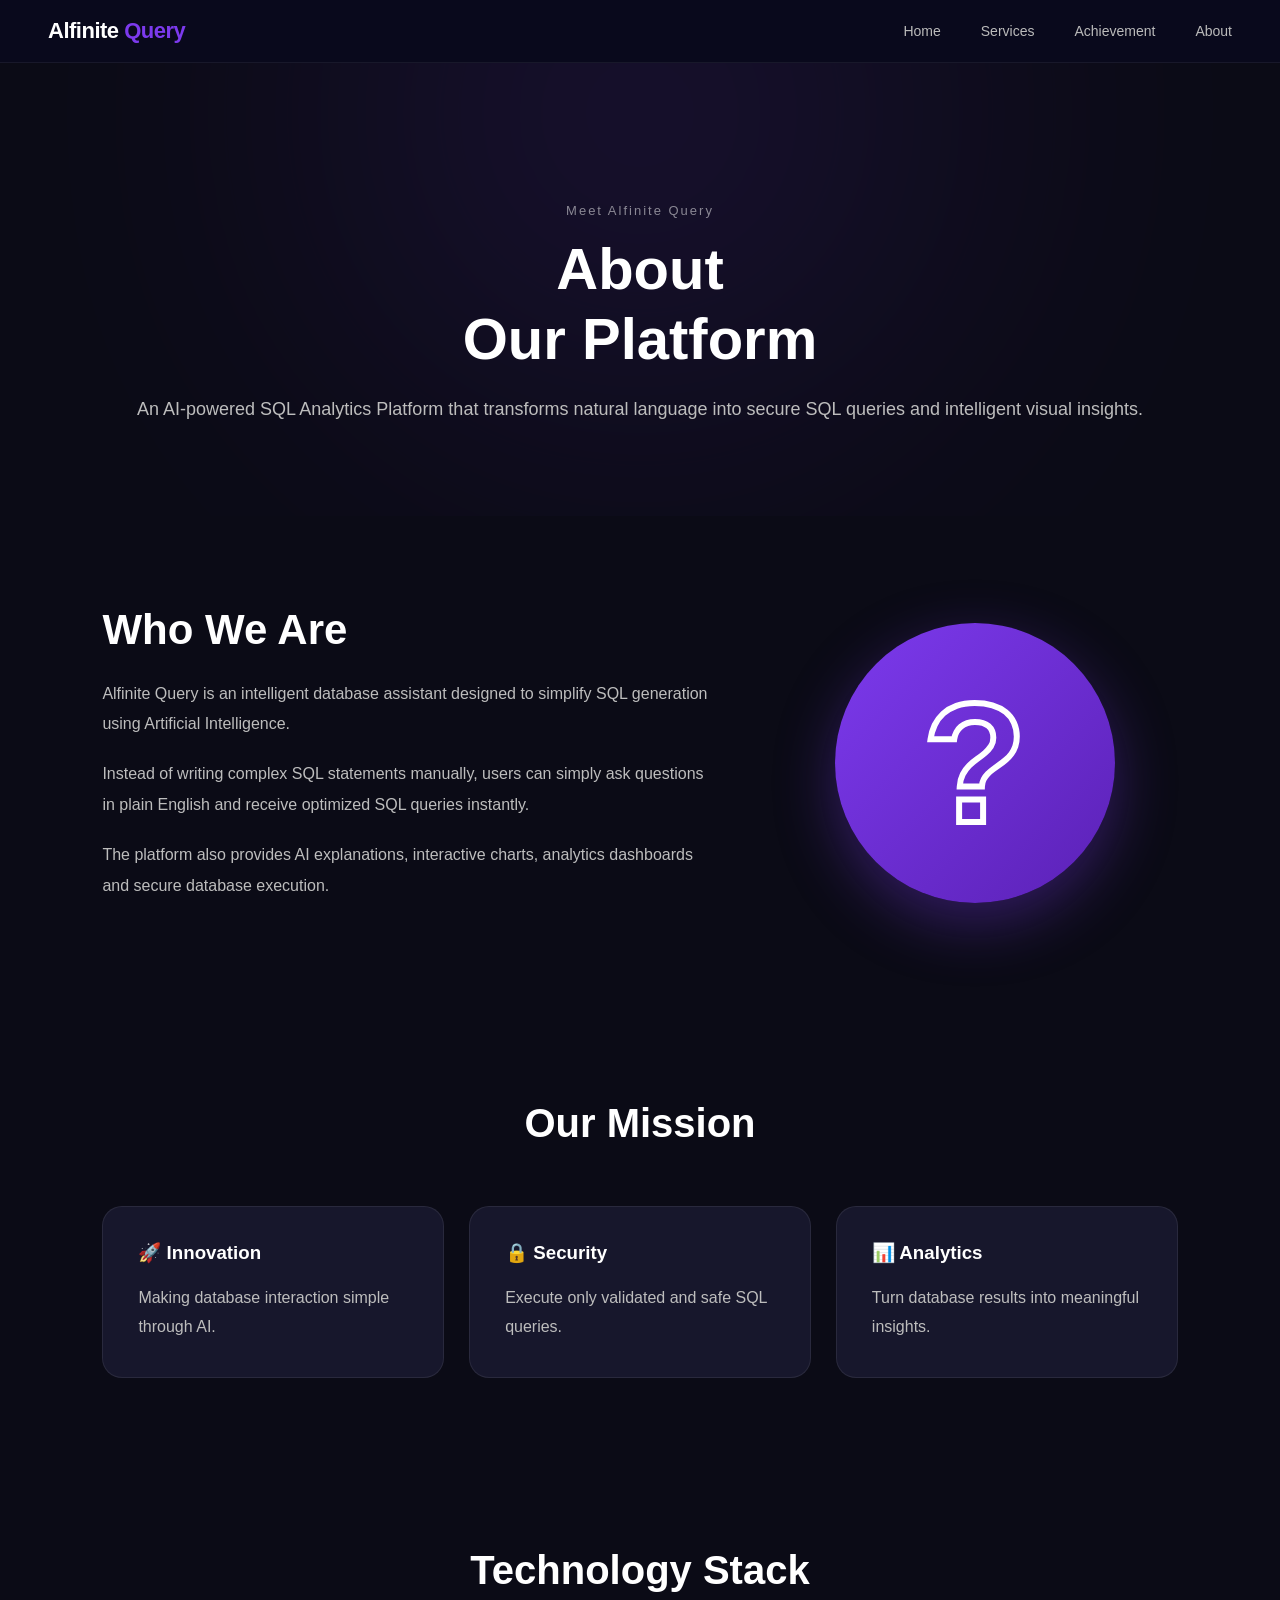
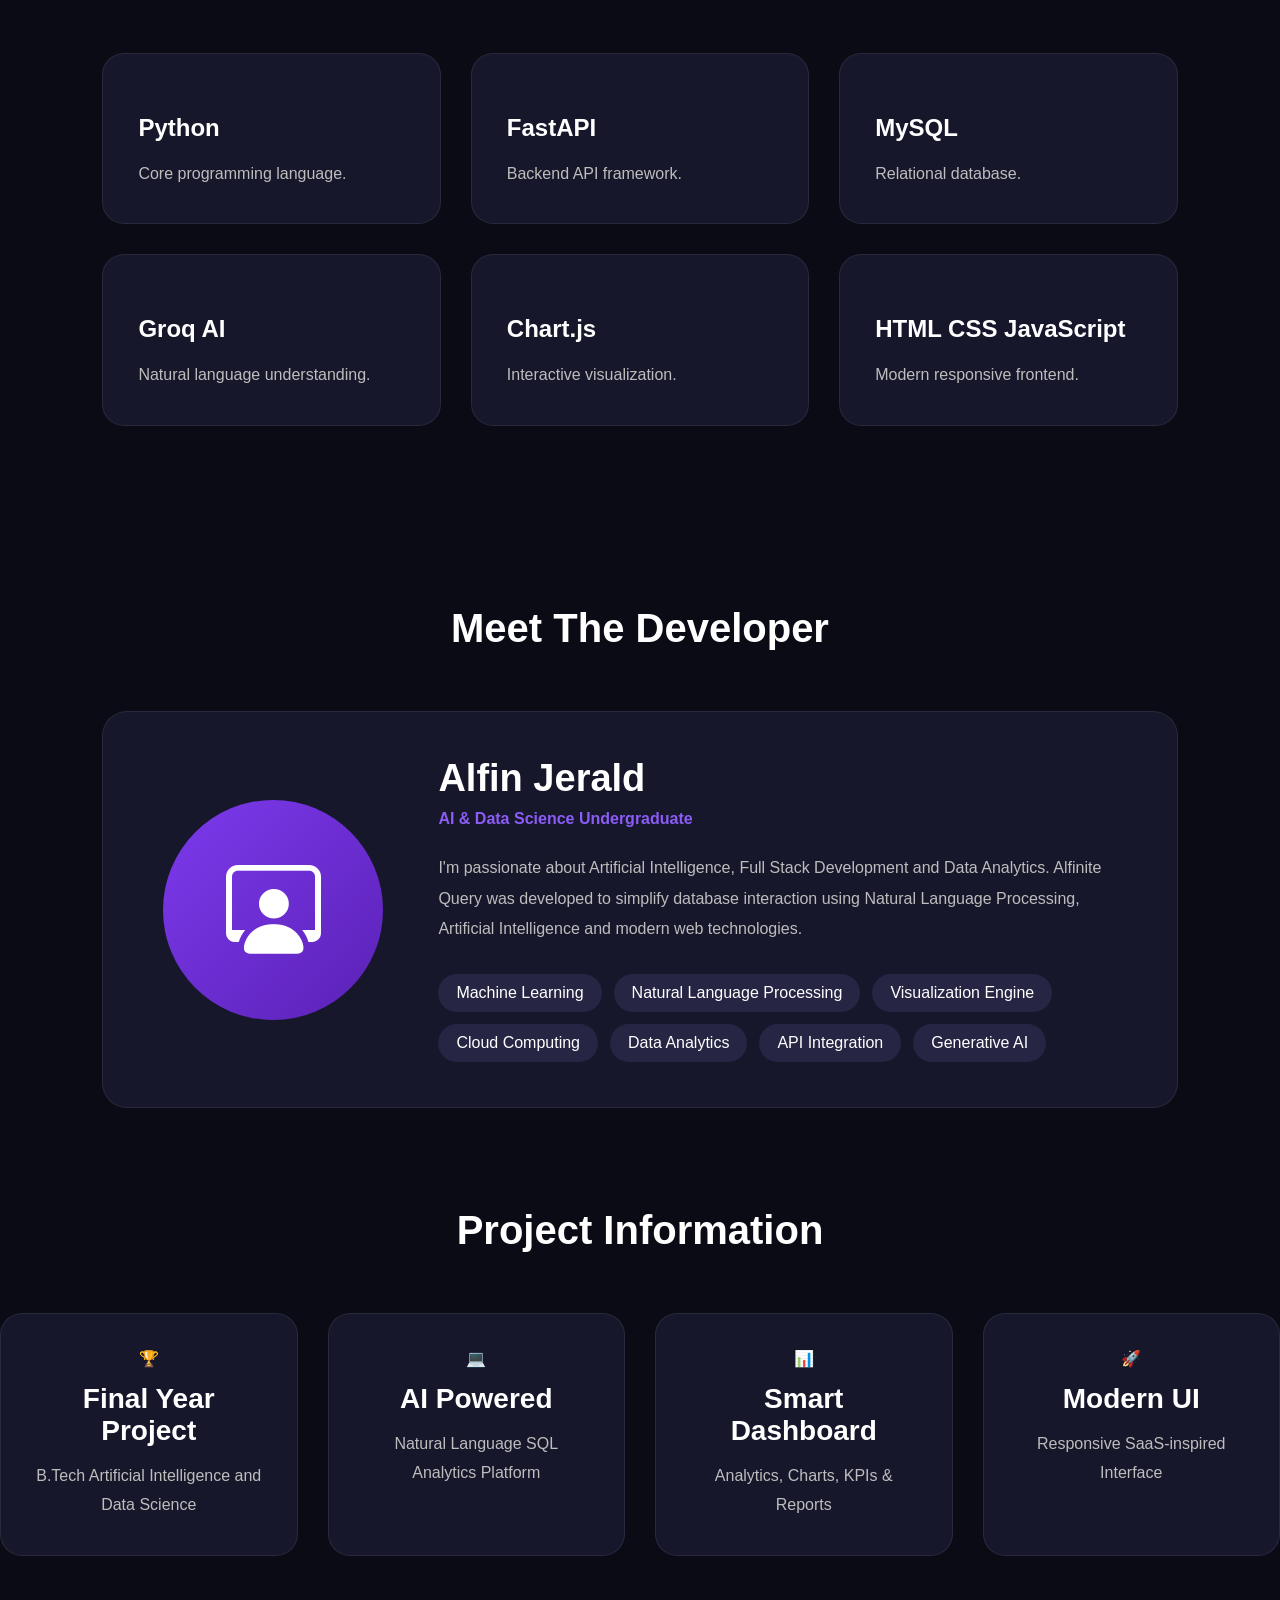
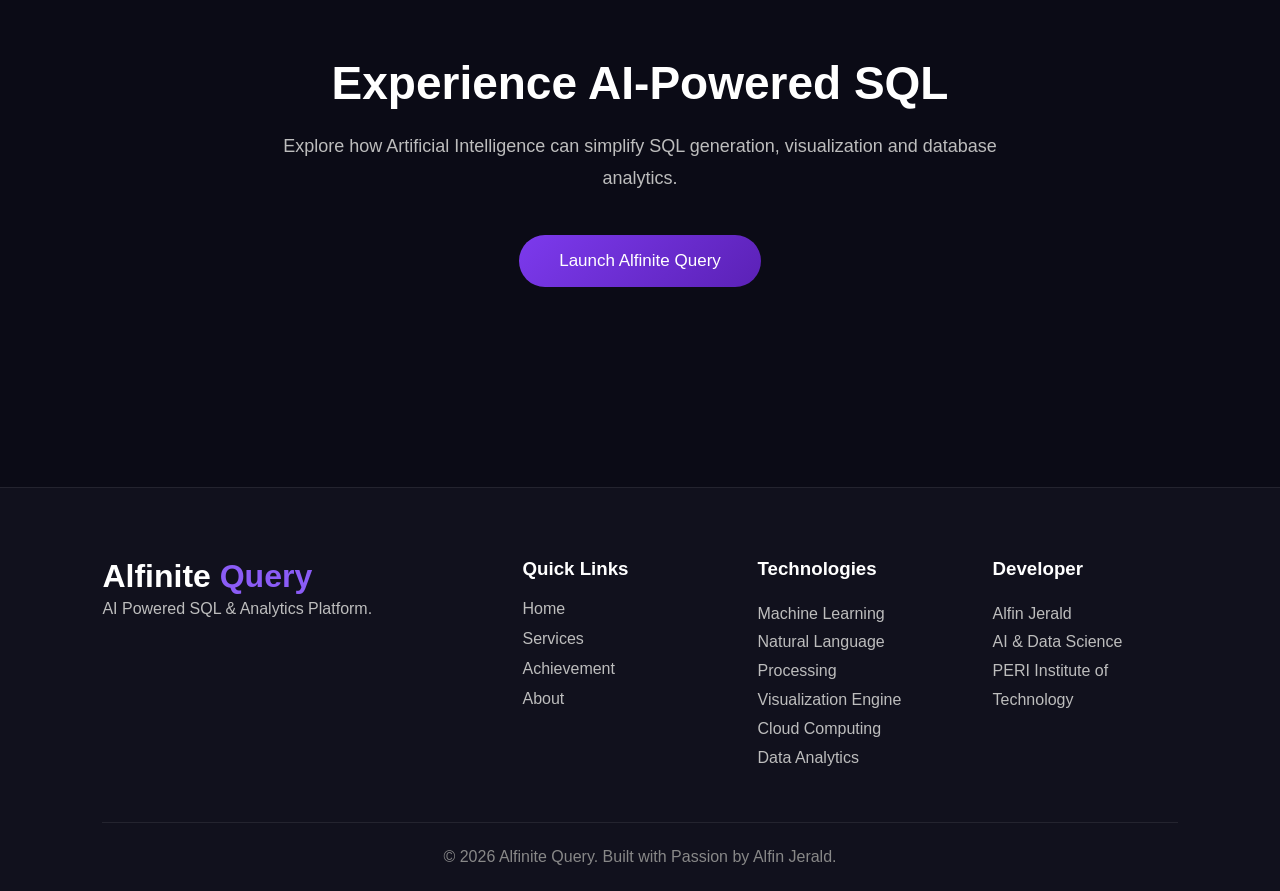
<file: frontend/about.html>
<!DOCTYPE html>
<html lang="en">
<link rel="stylesheet"
href="https://cdn.jsdelivr.net/npm/bootstrap-icons@1.11.3/font/bootstrap-icons.min.css">
<head>

    <meta charset="UTF-8">

    <meta name="viewport"
          content="width=device-width, initial-scale=1.0">

    <title>About | Alfinite Query</title>

    <link rel="stylesheet" href="style.css">
    <link rel="stylesheet" href="pages.css">

</head>

<body>

<!-- NAVBAR -->
<nav>

    <div class="logo">
        Alfinite <span>Query</span>
    </div>

    <div class="menu-toggle" id="menuToggle">
        ☰
    </div>

    <div class="nav-links" id="navLinks">

        <a href="index.html">Home</a>
        <a href="services.html">Services</a>
        <a href="achievement.html">Achievement</a>
        <a href="about.html">About</a>

    </div>

</nav>

<!-- ===========================
        HERO
=========================== -->

<section class="page-hero">

    <div class="hero-glow"></div>

    <div class="hero-inner">

        <p class="hero-sub">

            Meet Alfinite Query

        </p>

        <h1>

            About
            <br>

            Our Platform

        </h1>

        <p class="hero-desc">

            An AI-powered SQL Analytics Platform
            that transforms natural language
            into secure SQL queries and
            intelligent visual insights.

        </p>

    </div>

</section>

<!-- ===========================
        ABOUT PLATFORM
=========================== -->

<section class="about-platform">

    <div class="about-left">

        <h2>

            Who We Are

        </h2>

        <p>

            Alfinite Query is an intelligent
            database assistant designed to
            simplify SQL generation using
            Artificial Intelligence.

        </p>

        <p>

            Instead of writing complex SQL
            statements manually, users can
            simply ask questions in plain
            English and receive optimized
            SQL queries instantly.

        </p>

        <p>

            The platform also provides AI
            explanations, interactive charts,
            analytics dashboards and secure
            database execution.

        </p>

    </div>

    <div class="about-right">

        <div class="about-image">

    <span class="question-icon">?</span>

</div>

    </div>

</section>

<!-- ===========================
        OUR MISSION
=========================== -->

<section class="why-section">

<h2 class="section-title">

Our Mission

</h2>

<div class="why-grid">

<div class="why-box">

<h3>

🚀 Innovation

</h3>

<p>

Making database interaction
simple through AI.

</p>

</div>

<div class="why-box">

<h3>

🔒 Security

</h3>

<p>

Execute only validated
and safe SQL queries.

</p>

</div>

<div class="why-box">

<h3>

📊 Analytics

</h3>

<p>

Turn database results
into meaningful insights.

</p>

</div>

</div>

</section>

<!-- ===========================
        TECH STACK
=========================== -->

<section class="services-page">

<h2 class="section-title">

Technology Stack

</h2>

<div class="service-grid">

<div class="service-card">

<div class="service-icon">



</div>

<h3>

Python

</h3>

<p>

Core programming language.

</p>

</div>

<div class="service-card">

<div class="service-icon">



</div>

<h3>

FastAPI

</h3>

<p>

Backend API framework.

</p>

</div>

<div class="service-card">

<div class="service-icon">



</div>

<h3>

MySQL

</h3>

<p>

Relational database.

</p>

</div>

<div class="service-card">

<div class="service-icon">



</div>

<h3>

Groq AI

</h3>

<p>

Natural language understanding.

</p>

</div>

<div class="service-card">

<div class="service-icon">



</div>

<h3>

Chart.js

</h3>

<p>

Interactive visualization.

</p>

</div>

<div class="service-card">

<div class="service-icon">



</div>

<h3>

HTML  CSS  JavaScript

</h3>

<p>

Modern responsive frontend.

</p>

</div>

</div>

</section>

<!-- ===========================
        DEVELOPER
=========================== -->

<section class="developer-section">

    <h2 class="section-title">

        Meet The Developer

    </h2>

    <div class="developer-card">

        <div class="developer-avatar">

            <i class="bi bi-person-workspace developer-icon"></i>

        </div>

        <div class="developer-info">

            <h2>

                Alfin Jerald

            </h2>

            <h4>

                AI & Data Science Undergraduate

            </h4>

            <p>

                I'm passionate about Artificial Intelligence,
                Full Stack Development and Data Analytics.
                Alfinite Query was developed to simplify
                database interaction using Natural Language
                Processing, Artificial Intelligence and
                modern web technologies.

            </p>

            <div class="developer-tags">

                <span>Machine Learning</span>

                <span>Natural Language Processing</span>

                <span>Visualization Engine</span>

                <span>Cloud Computing</span>

                <span>Data Analytics</span>

                <span>API Integration</span>

                <span>Generative AI</span>

            </div>

        </div>

    </div>

</section>

<!-- ===========================
        PROJECT INFO
=========================== -->

<section class="project-info">

    <h2 class="section-title">

        Project Information

    </h2>

    <div class="achievement-grid">

        <div class="achievement-card">

            <div class="achievement-icon">

                🏆

            </div>

            <h2>

                Final Year Project

            </h2>

            <p>

                B.Tech Artificial Intelligence
                and Data Science

            </p>

        </div>

        <div class="achievement-card">

            <div class="achievement-icon">

                💻

            </div>

            <h2>

                AI Powered

            </h2>

            <p>

                Natural Language SQL
                Analytics Platform

            </p>

        </div>

        <div class="achievement-card">

            <div class="achievement-icon">

                📊

            </div>

            <h2>

                Smart Dashboard

            </h2>

            <p>

                Analytics, Charts,
                KPIs & Reports

            </p>

        </div>

        <div class="achievement-card">

            <div class="achievement-icon">

                🚀

            </div>

            <h2>

                Modern UI

            </h2>

            <p>

                Responsive
                SaaS-inspired Interface

            </p>

        </div>

    </div>

</section>

<!-- ===========================
        CTA
=========================== -->

<section class="cta-section">

    <h2>

        Experience AI-Powered SQL

    </h2>

    <p>

        Explore how Artificial Intelligence
        can simplify SQL generation,
        visualization and database analytics.

    </p>

    <a href="index.html">

        <button class="btn-discover">

            Launch Alfinite Query

        </button>

    </a>

</section>

<!-- ===========================
        FOOTER
=========================== -->

<footer>

    <div class="footer-grid">

        <div>

            <h2>

                Alfinite <span>Query</span>

            </h2>

            <p>

                AI Powered SQL &
                Analytics Platform.

            </p>

        </div>

        <div>

            <h3>

                Quick Links

            </h3>

            <a href="index.html">Home</a>

            <a href="services.html">Services</a>

            <a href="achievement.html">Achievement</a>

            <a href="about.html">About</a>

        </div>

        <div>

            <h3>

                Technologies

            </h3>

            <p>Machine Learning</p>

            <p>Natural Language Processing</p>

            <p>Visualization Engine</p>

            <p>Cloud Computing</p>

            <p>Data Analytics</p>


        </div>

        <div>

            <h3>

                Developer

            </h3>

            <p>

                Alfin Jerald

            </p>

            <p>

                AI & Data Science

            </p>

            <p>

                PERI Institute of Technology

            </p>

        </div>

    </div>

    <div class="footer-bottom">

        © 2026 Alfinite Query.
        Built with Passion by Alfin Jerald.

    </div>

</footer>

</body>
<script src="js/navbar.js"></script>
</html>
</file>
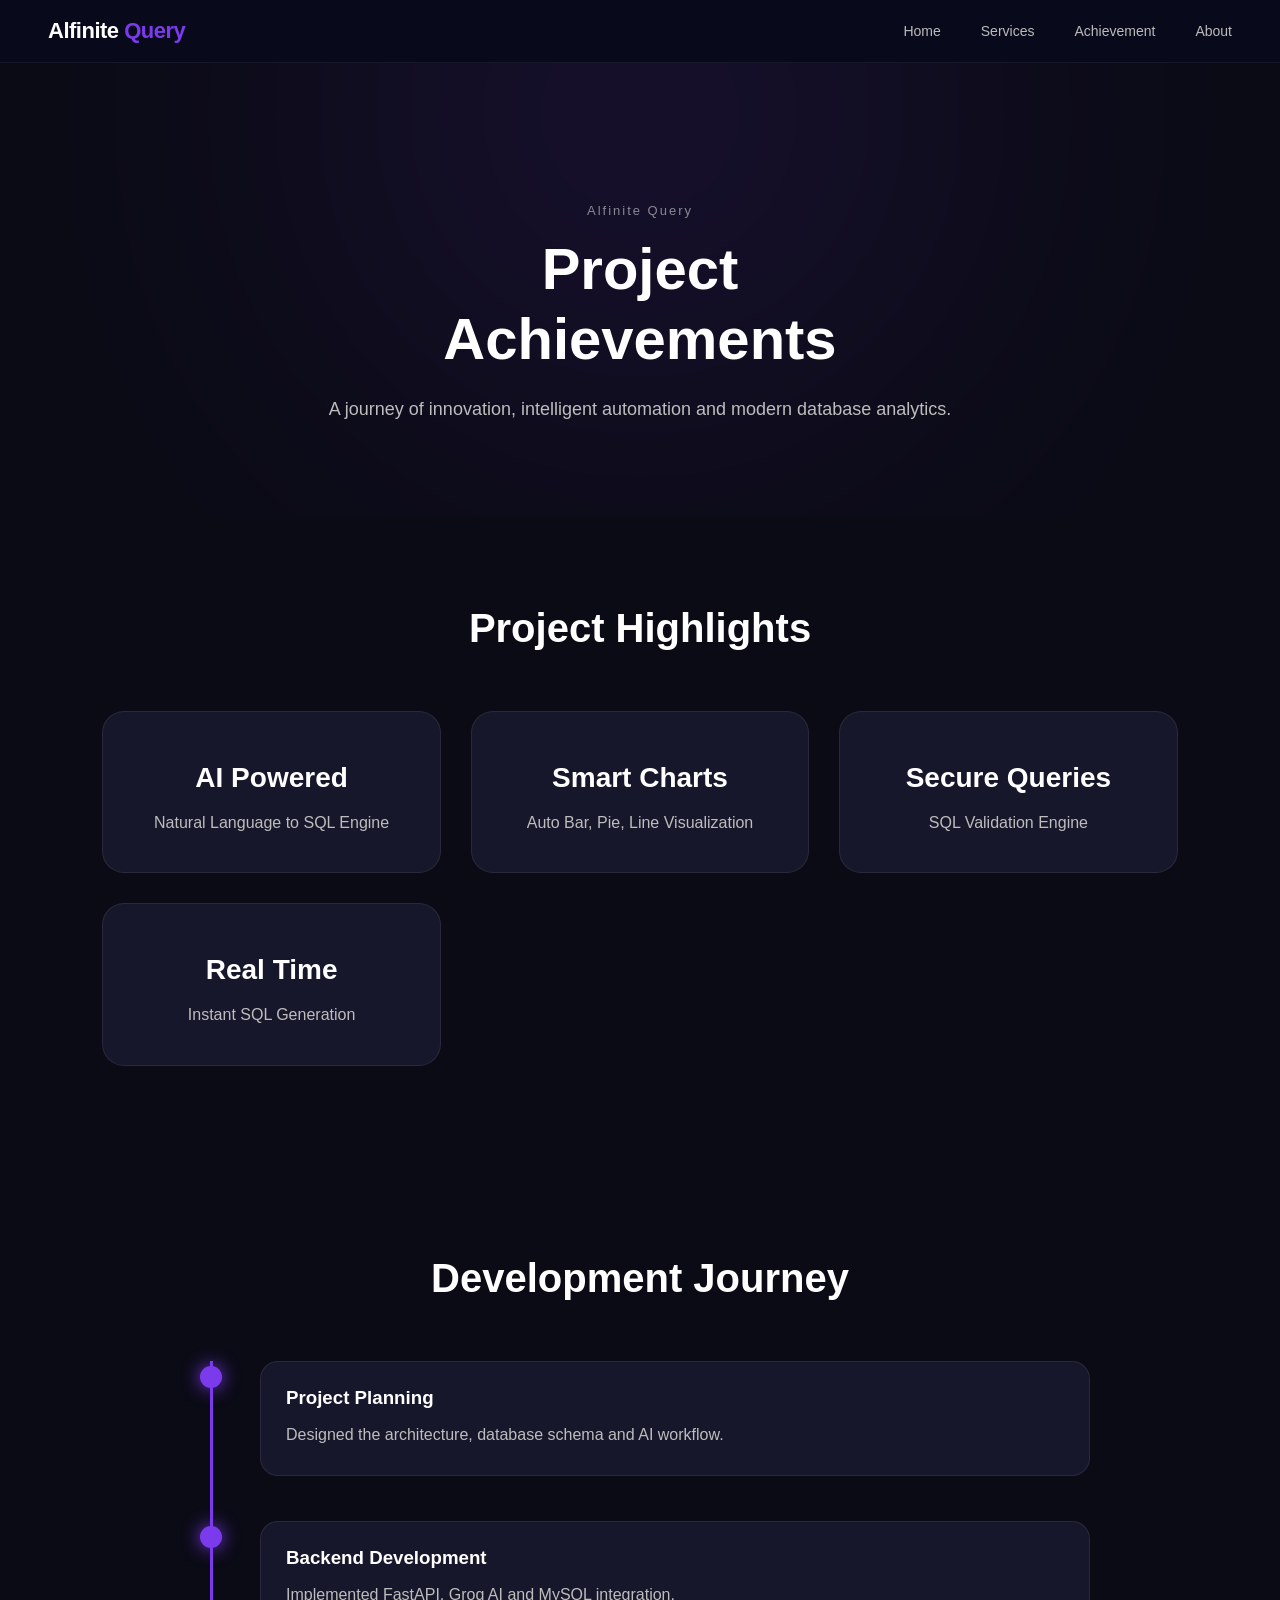
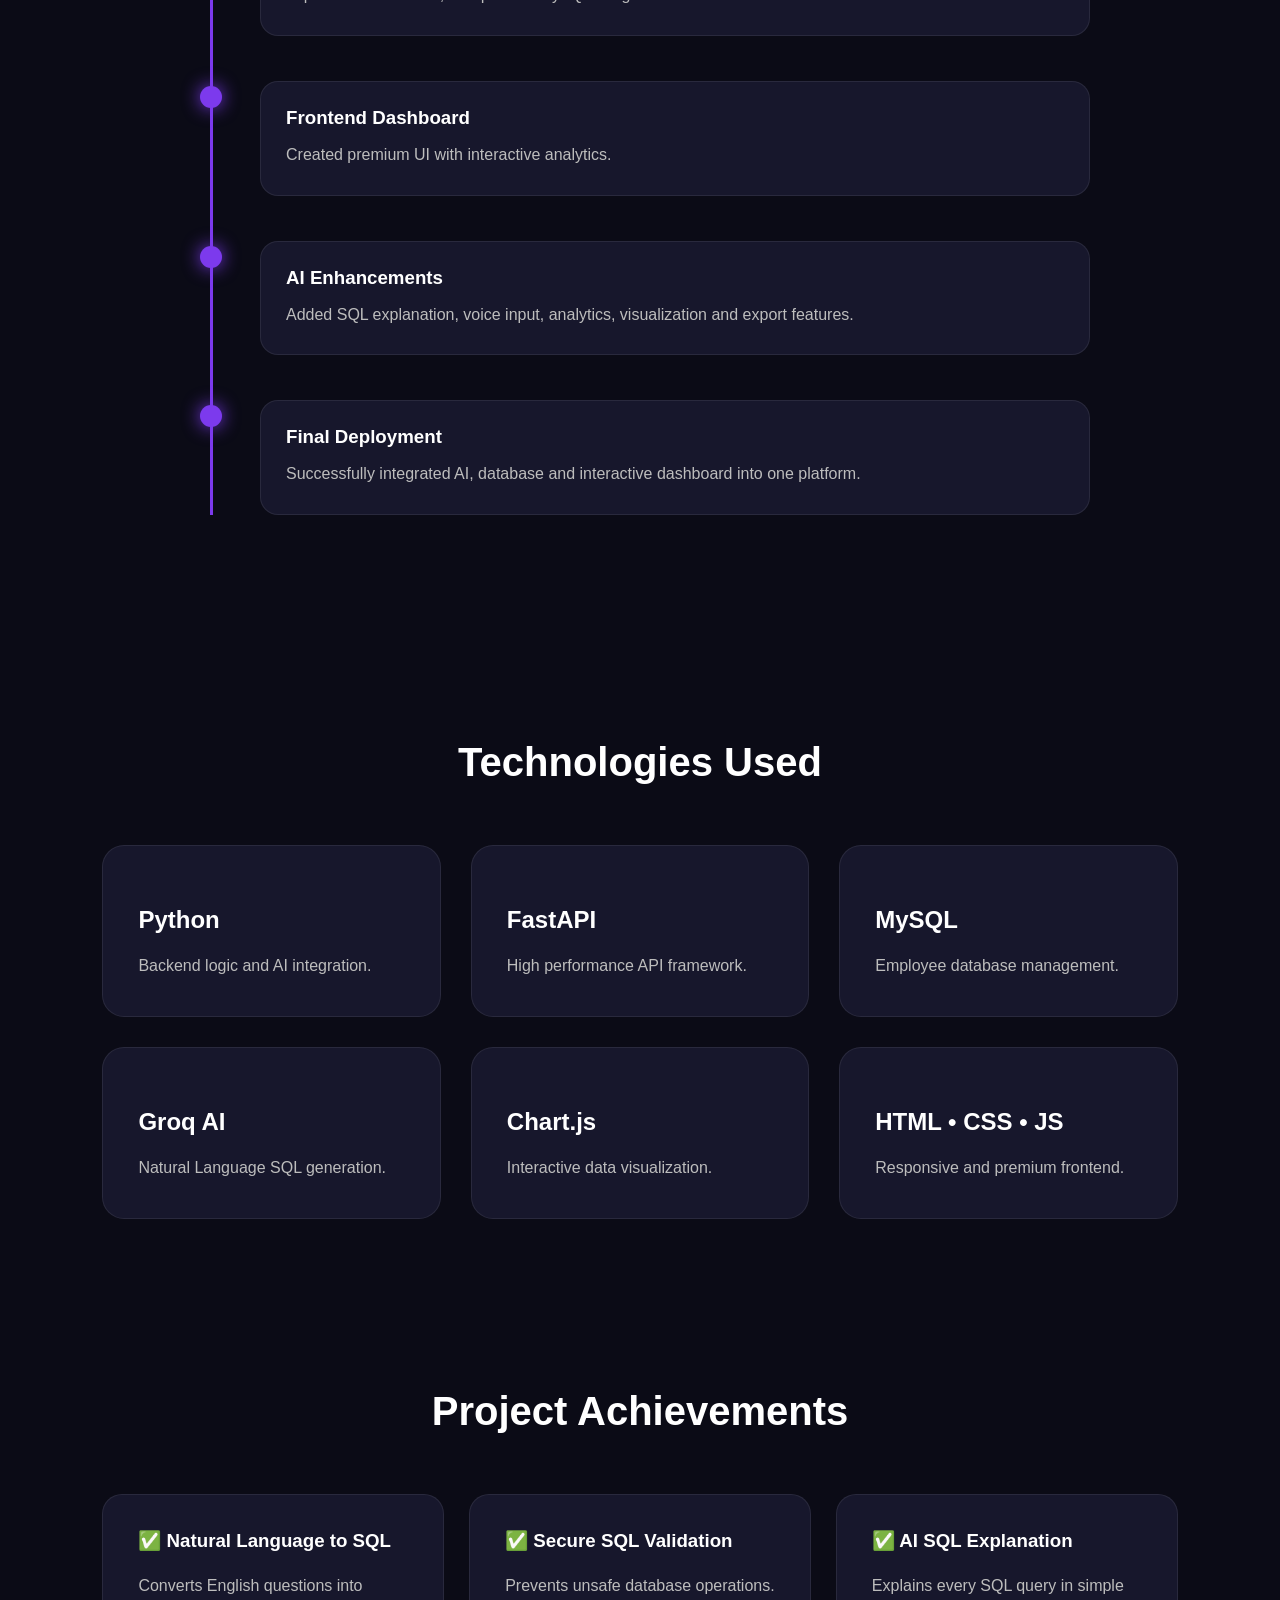
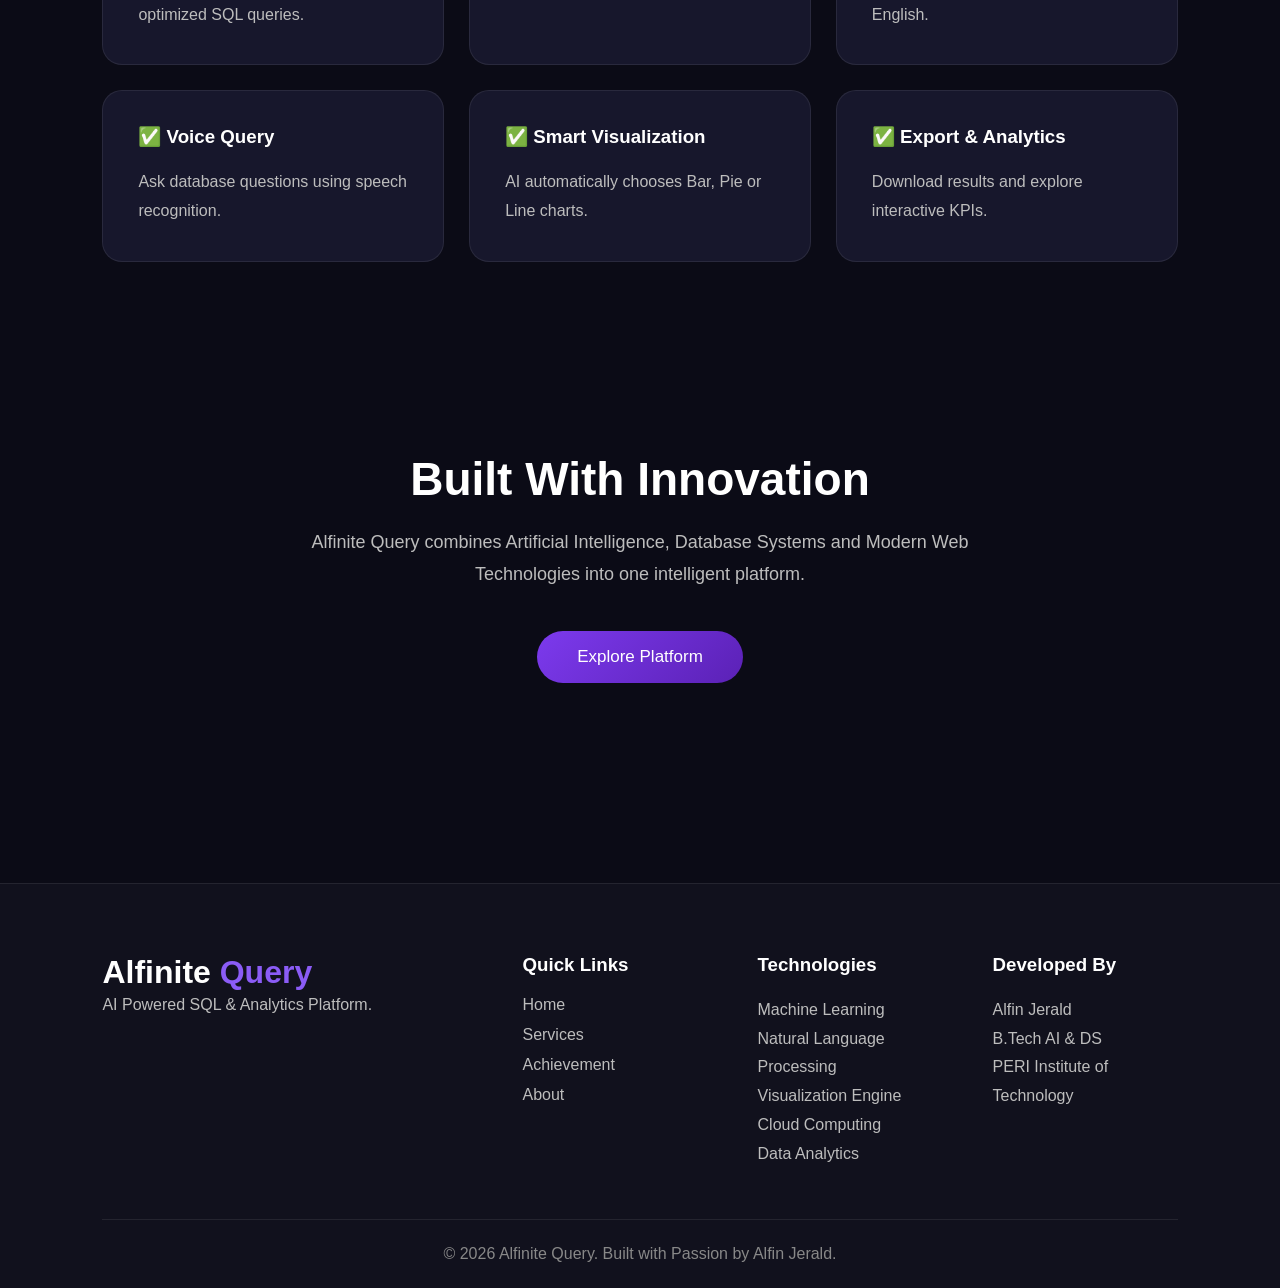
<file: frontend/achievement.html>
<!DOCTYPE html>
<html lang="en">

<head>

    <meta charset="UTF-8">

    <meta name="viewport"
          content="width=device-width, initial-scale=1.0">

    <title>Achievement | Alfinite Query</title>

    <link rel="stylesheet" href="style.css">
    <link rel="stylesheet" href="pages.css">

</head>

<body>

<!-- NAVBAR -->
<nav>

    <div class="logo">
        Alfinite <span>Query</span>
    </div>

    <div class="menu-toggle" id="menuToggle">
        ☰
    </div>

    <div class="nav-links" id="navLinks">

        <a href="index.html">Home</a>
        <a href="services.html">Services</a>
        <a href="achievement.html">Achievement</a>
        <a href="about.html">About</a>

    </div>

</nav>
<!-- ===========================
        HERO
=========================== -->

<section class="page-hero">

    <div class="hero-glow"></div>

    <div class="hero-inner">

        <p class="hero-sub">

            Alfinite Query

        </p>

        <h1>

            Project
            <br>

            Achievements

        </h1>

        <p class="hero-desc">

            A journey of innovation,
            intelligent automation and
            modern database analytics.

        </p>

    </div>

</section>

<!-- ===========================
        PROJECT STATS
=========================== -->

<section class="achievement-section">

    <h2 class="section-title">

        Project Highlights

    </h2>

    <div class="achievement-grid">

        <div class="achievement-card">

            <div class="achievement-icon">

                

            </div>

            <h2>

                AI Powered

            </h2>

            <p>

                Natural Language
                to SQL Engine

            </p>

        </div>

        <div class="achievement-card">

            <div class="achievement-icon">

                

            </div>

            <h2>

                Smart Charts

            </h2>

            <p>

                Auto Bar, Pie,
                Line Visualization

            </p>

        </div>

        <div class="achievement-card">

            <div class="achievement-icon">

                

            </div>

            <h2>

                Secure Queries

            </h2>

            <p>

                SQL Validation
                Engine

            </p>

        </div>

        <div class="achievement-card">

            <div class="achievement-icon">

                

            </div>

            <h2>

                Real Time

            </h2>

            <p>

                Instant SQL
                Generation

            </p>

        </div>

    </div>

</section>

<!-- ===========================
        TIMELINE
=========================== -->

<section class="timeline-section">

<h2 class="section-title">

Development Journey

</h2>

<div class="timeline">

<div class="timeline-item">

<div class="timeline-dot"></div>

<div class="timeline-content">

<h3>

Project Planning

</h3>

<p>

Designed the architecture,
database schema and AI workflow.

</p>

</div>

</div>

<div class="timeline-item">

<div class="timeline-dot"></div>

<div class="timeline-content">

<h3>

Backend Development

</h3>

<p>

Implemented FastAPI,
Groq AI and MySQL integration.

</p>

</div>

</div>

<div class="timeline-item">

<div class="timeline-dot"></div>

<div class="timeline-content">

<h3>

Frontend Dashboard

</h3>

<p>

Created premium UI with
interactive analytics.

</p>

</div>

</div>
<div class="timeline-item">

    <div class="timeline-dot"></div>

    <div class="timeline-content">

        <h3>

            AI Enhancements

        </h3>

        <p>

            Added SQL explanation,
            voice input, analytics,
            visualization and export features.

        </p>

    </div>

</div>

<div class="timeline-item">

    <div class="timeline-dot"></div>

    <div class="timeline-content">

        <h3>

            Final Deployment

        </h3>

        <p>

            Successfully integrated
            AI, database and interactive
            dashboard into one platform.

        </p>

    </div>

</div>

</div>

</section>

<!-- ===========================
        TECHNOLOGY STACK
=========================== -->

<section class="services-page">

    <h2 class="section-title">

        Technologies Used

    </h2>

    <div class="service-grid">

        <div class="service-card">

            <div class="service-icon"></div>

            <h3>Python</h3>

            <p>

                Backend logic and AI
                integration.

            </p>

        </div>

        <div class="service-card">

            <div class="service-icon"></div>

            <h3>FastAPI</h3>

            <p>

                High performance API
                framework.

            </p>

        </div>

        <div class="service-card">

            <div class="service-icon"></div>

            <h3>MySQL</h3>

            <p>

                Employee database
                management.

            </p>

        </div>

        <div class="service-card">

            <div class="service-icon"></div>

            <h3>Groq AI</h3>

            <p>

                Natural Language
                SQL generation.

            </p>

        </div>

        <div class="service-card">

            <div class="service-icon"></div>

            <h3>Chart.js</h3>

            <p>

                Interactive data
                visualization.

            </p>

        </div>

        <div class="service-card">

            <div class="service-icon"></div>

            <h3>HTML • CSS • JS</h3>

            <p>

                Responsive and
                premium frontend.

            </p>

        </div>

    </div>

</section>

<!-- ===========================
        PROJECT FEATURES
=========================== -->

<section class="why-section">

    <h2 class="section-title">

        Project Achievements

    </h2>

    <div class="why-grid">

        <div class="why-box">

            <h3>

                ✅ Natural Language to SQL

            </h3>

            <p>

                Converts English questions
                into optimized SQL queries.

            </p>

        </div>

        <div class="why-box">

            <h3>

                ✅ Secure SQL Validation

            </h3>

            <p>

                Prevents unsafe
                database operations.

            </p>

        </div>

        <div class="why-box">

            <h3>

                ✅ AI SQL Explanation

            </h3>

            <p>

                Explains every SQL query
                in simple English.

            </p>

        </div>

        <div class="why-box">

            <h3>

                ✅ Voice Query

            </h3>

            <p>

                Ask database questions
                using speech recognition.

            </p>

        </div>

        <div class="why-box">

            <h3>

                ✅ Smart Visualization

            </h3>

            <p>

                AI automatically chooses
                Bar, Pie or Line charts.

            </p>

        </div>

        <div class="why-box">

            <h3>

                ✅ Export & Analytics

            </h3>

            <p>

                Download results and
                explore interactive KPIs.

            </p>

        </div>

    </div>

</section>

<!-- ===========================
        CALL TO ACTION
=========================== -->

<section class="cta-section">

    <h2>

        Built With Innovation

    </h2>

    <p>

        Alfinite Query combines
        Artificial Intelligence,
        Database Systems and
        Modern Web Technologies
        into one intelligent platform.

    </p>

    <a href="index.html">

        <button class="btn-discover">

            Explore Platform

        </button>

    </a>

</section>

<!-- ===========================
        FOOTER
=========================== -->

<footer>

    <div class="footer-grid">

        <div>

            <h2>

                Alfinite <span>Query</span>

            </h2>

            <p>

                AI Powered SQL &
                Analytics Platform.

            </p>

        </div>

        <div>

            <h3>

                Quick Links

            </h3>

            <a href="index.html">Home</a>

            <a href="services.html">Services</a>

            <a href="achievement.html">Achievement</a>

            <a href="about.html">About</a>

        </div>

        <div>

            <h3>

                Technologies

            </h3>

           <p>Machine Learning</p>

            <p>Natural Language Processing</p>

            <p>Visualization Engine</p>

            <p>Cloud Computing</p>

            <p>Data Analytics</p>

        </div>

        <div>

            <h3>

                Developed By

            </h3>

            <p>

                Alfin Jerald

            </p>

            <p>

                B.Tech AI & DS

            </p>

            <p>

                PERI Institute of Technology

            </p>

        </div>

    </div>

    <div class="footer-bottom">

        © 2026 Alfinite Query.
        Built with Passion by Alfin Jerald.

    </div>

</footer>
<script src="js/navbar.js"></script>
</body>

</html>
</file>
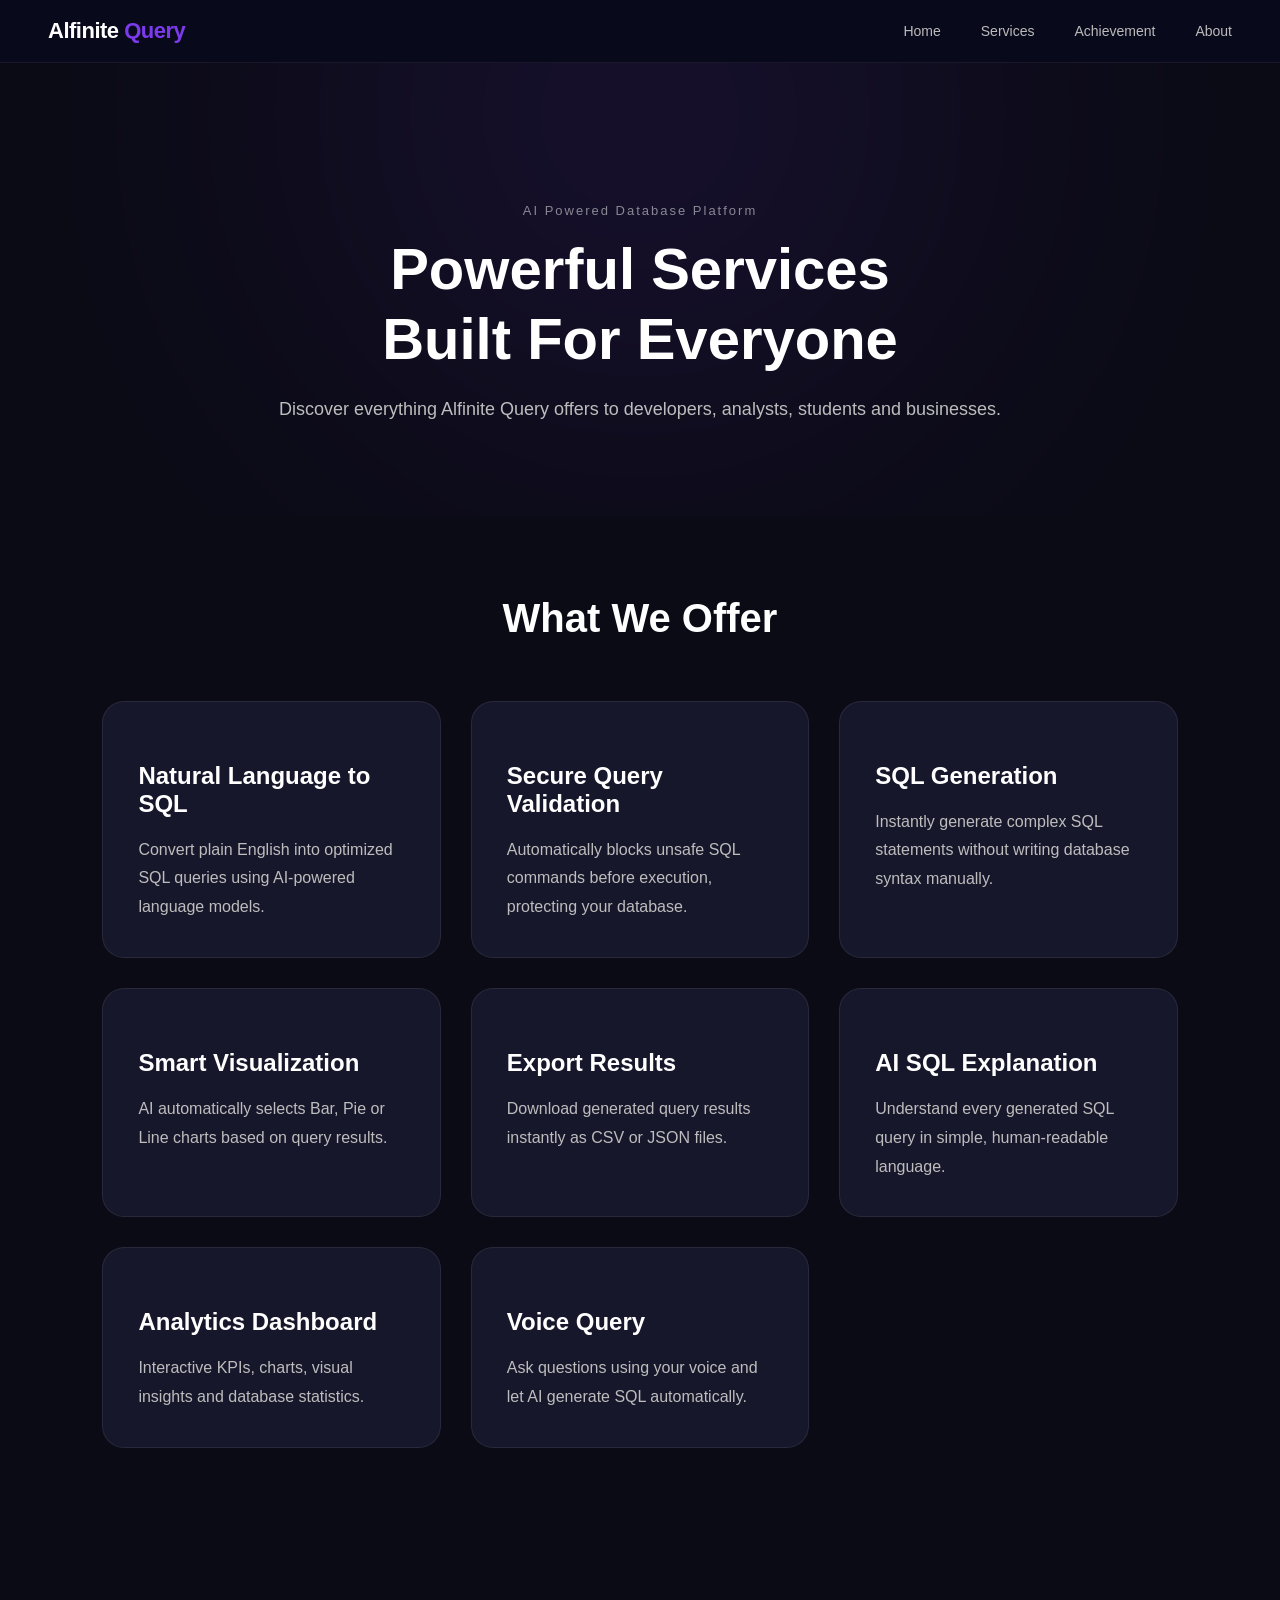
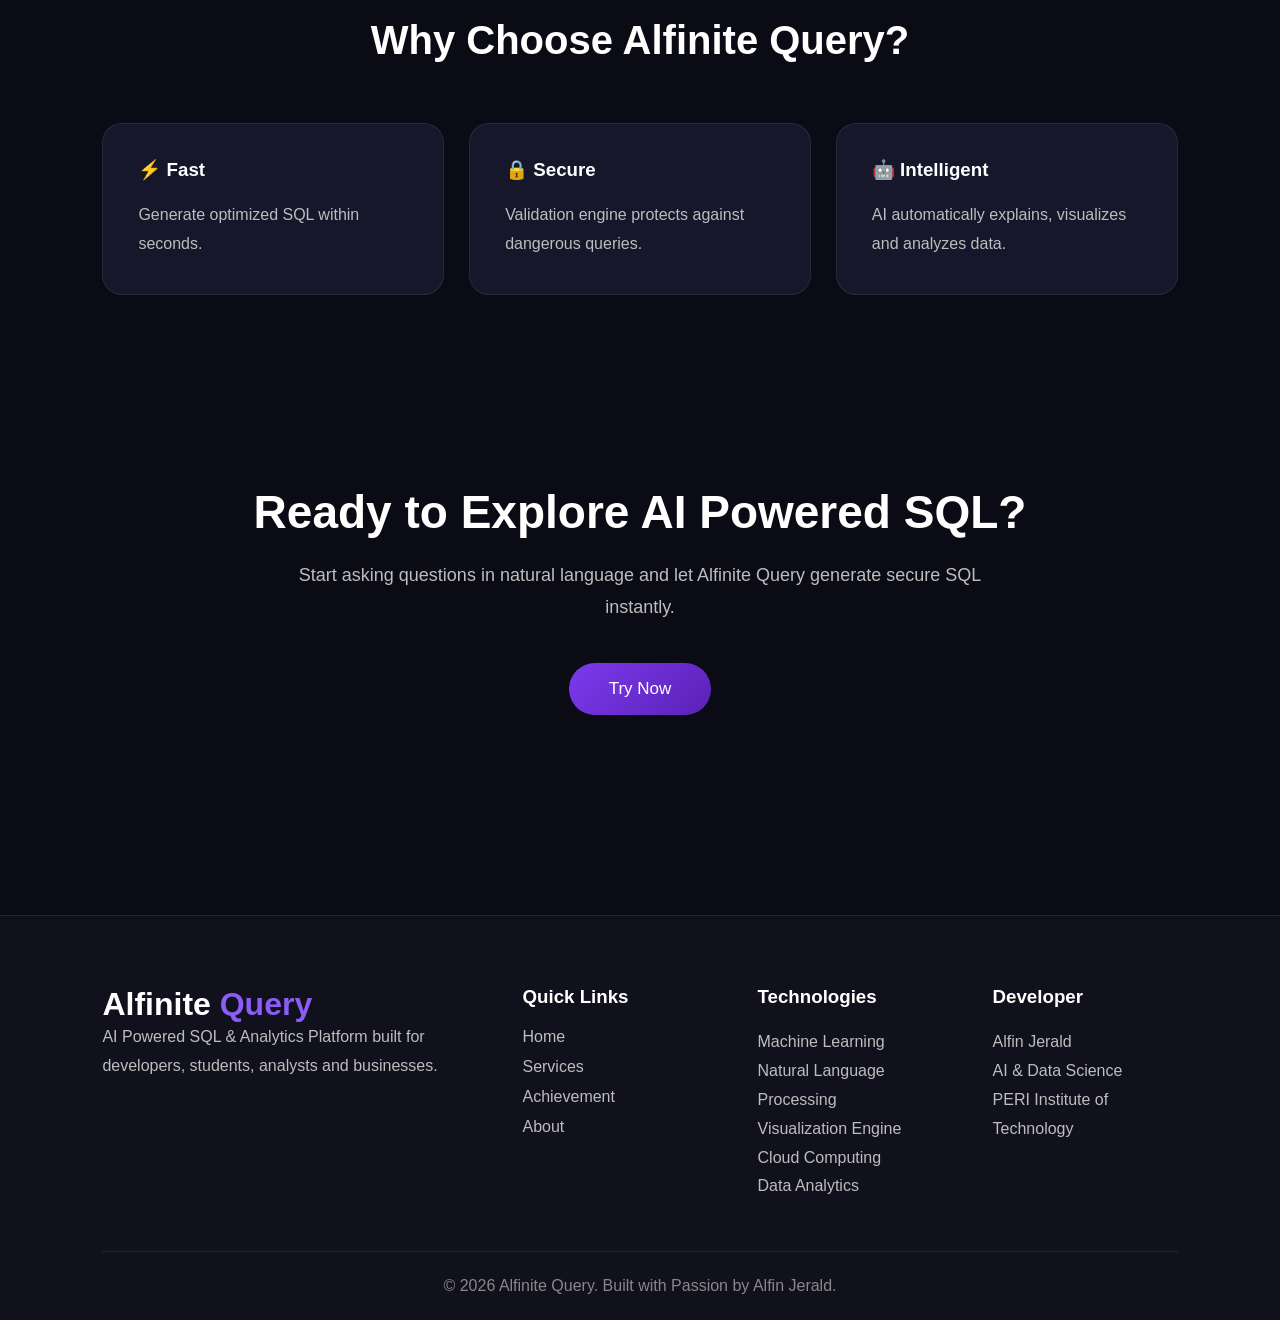
<file: frontend/services.html>
<!DOCTYPE html>
<html lang="en">

<head>

    <meta charset="UTF-8">
    <meta name="viewport" content="width=device-width, initial-scale=1.0">

    <title>Services | Alfinite Query</title>

    <link rel="stylesheet" href="style.css">
    <link rel="stylesheet" href="pages.css">

</head>

<body>

<!-- NAVBAR -->
<nav>

    <div class="logo">
        Alfinite <span>Query</span>
    </div>

    <div class="menu-toggle" id="menuToggle">
        ☰
    </div>

    <div class="nav-links" id="navLinks">

        <a href="index.html">Home</a>
        <a href="services.html">Services</a>
        <a href="achievement.html">Achievement</a>
        <a href="about.html">About</a>

    </div>

</nav>

<!-- ===========================
        HERO
=========================== -->

<section class="page-hero">

    <div class="hero-glow"></div>

    <div class="hero-inner">

        <p class="hero-sub">
            AI Powered Database Platform
        </p>

        <h1>

            Powerful Services
            <br>
            Built For Everyone

        </h1>

        <p class="hero-desc">

            Discover everything Alfinite Query
            offers to developers, analysts,
            students and businesses.

        </p>

    </div>

</section>

<!-- ===========================
        SERVICES
=========================== -->

<section class="services-page">

    <h2 class="section-title">
        What We Offer
    </h2>

    <div class="service-grid">

        <!-- CARD 1 -->

        <div class="service-card">

            <div class="service-icon">

                

            </div>

            <h3>

                Natural Language to SQL

            </h3>

            <p>

                Convert plain English into
                optimized SQL queries using
                AI-powered language models.

            </p>

        </div>

        <!-- CARD 2 -->

        <div class="service-card">

            <div class="service-icon">

                

            </div>

            <h3>

                Secure Query Validation

            </h3>

            <p>

                Automatically blocks unsafe SQL
                commands before execution,
                protecting your database.

            </p>

        </div>

        <!-- CARD 3 -->

        <div class="service-card">

            <div class="service-icon">

                

            </div>

            <h3>

                SQL Generation

            </h3>

            <p>

                Instantly generate complex SQL
                statements without writing
                database syntax manually.

            </p>

        </div>

        <!-- CARD 4 -->

        <div class="service-card">

            <div class="service-icon">

                

            </div>

            <h3>

                Smart Visualization

            </h3>

            <p>

                AI automatically selects
                Bar, Pie or Line charts
                based on query results.

            </p>

        </div>
        <!-- CARD 5 -->

        <div class="service-card">

            <div class="service-icon">

                

            </div>

            <h3>

                Export Results

            </h3>

            <p>

                Download generated query
                results instantly as
                CSV or JSON files.

            </p>

        </div>

        <!-- CARD 6 -->

        <div class="service-card">

            <div class="service-icon">

                

            </div>

            <h3>

                AI SQL Explanation

            </h3>

            <p>

                Understand every generated
                SQL query in simple,
                human-readable language.

            </p>

        </div>

        <!-- CARD 7 -->

        <div class="service-card">

            <div class="service-icon">

                

            </div>

            <h3>

                Analytics Dashboard

            </h3>

            <p>

                Interactive KPIs, charts,
                visual insights and
                database statistics.

            </p>

        </div>

        <!-- CARD 8 -->

        <div class="service-card">

            <div class="service-icon">

                

            </div>

            <h3>

                Voice Query

            </h3>

            <p>

                Ask questions using
                your voice and let AI
                generate SQL automatically.

            </p>

        </div>

    </div>

</section>

<!-- ===========================
        WHY CHOOSE US
=========================== -->

<section class="why-section">

    <h2 class="section-title">

        Why Choose Alfinite Query?

    </h2>

    <div class="why-grid">

        <div class="why-box">

            <h3>⚡ Fast</h3>

            <p>

                Generate optimized SQL
                within seconds.

            </p>

        </div>

        <div class="why-box">

            <h3>🔒 Secure</h3>

            <p>

                Validation engine protects
                against dangerous queries.

            </p>

        </div>

        <div class="why-box">

            <h3>🤖 Intelligent</h3>

            <p>

                AI automatically explains,
                visualizes and analyzes data.

            </p>

        </div>

    </div>

</section>

<!-- ===========================
        CALL TO ACTION
=========================== -->

<section class="cta-section">

    <h2>

        Ready to Explore AI Powered SQL?

    </h2>

    <p>

        Start asking questions in natural
        language and let Alfinite Query
        generate secure SQL instantly.

    </p>

    <a href="index.html">

        <button class="btn-discover">

            Try Now

        </button>

    </a>

</section>

<!-- ===========================
        FOOTER
=========================== -->

<footer>

    <div class="footer-grid">

        <div>

            <h2>

                Alfinite <span>Query</span>

            </h2>

            <p>

                AI Powered SQL & Analytics Platform
                built for developers, students,
                analysts and businesses.

            </p>

        </div>

        <div>

            <h3>

                Quick Links

            </h3>

            <a href="index.html">Home</a>

            <a href="services.html">Services</a>

            <a href="achievement.html">Achievement</a>

            <a href="about.html">About</a>

        </div>

        <div>

            <h3>

                Technologies

            </h3>

            <p>Machine Learning</p>

            <p>Natural Language Processing</p>

            <p>Visualization Engine</p>

            <p>Cloud Computing</p>

            <p>Data Analytics</p>

        </div>

        <div>

            <h3>

                Developer

            </h3>

            <p>

                Alfin Jerald

            </p>

            <p>

                AI & Data Science

            </p>

            <p>

                PERI Institute of Technology

            </p>

        </div>

    </div>

    <div class="footer-bottom">

        © 2026 Alfinite Query.
        Built with Passion by Alfin Jerald.

    </div>

</footer>

</body>
<script src="js/navbar.js"></script>
</html>
</file>
<file: frontend/style.css>
* {
  margin: 0;
  padding: 0;
  box-sizing: border-box;
}

body {
  background: #0a0a1a;
  color: #fff;
  font-family: 'Segoe UI', sans-serif;
  min-height: 100vh;
  overflow-x: hidden;
}

a {
  text-decoration: none;
  color: inherit;
}

/* ── NAV ── */
nav {
  display: flex;
  align-items: center;
  justify-content: space-between;
  padding: 18px 48px;
  background: rgba(10, 10, 30, 0.85);
  backdrop-filter: blur(12px);
  -webkit-backdrop-filter: blur(12px);
  position: sticky;
  top: 0;
  z-index: 100;
  border-bottom: 1px solid rgba(255, 255, 255, 0.06);
}

.logo {
  font-size: 22px;
  font-weight: 800;
  letter-spacing: -0.5px;
  color: #fff;
}

.logo span {
  color: #7c3aed;
}

.nav-links {
  display: flex;
  gap: 40px;
  font-size: 14px;
  color: #bbb;
}

.nav-links a {
  transition: color 0.2s;
}

.nav-links a:hover {
  color: #6d28d9;
}

.nav-btns {
  display: flex;
  gap: 12px;
  align-items: center;
}

.btn-signup {
  padding: 9px 22px;
  border-radius: 24px;
  border: 1px solid rgba(255, 255, 255, 0.28);
  background: transparent;
  color: #fff;
  font-size: 13px;
  cursor: pointer;
  transition: background 0.2s;
}

.btn-signup:hover {
  background: rgba(255, 255, 255, 0.07);
}

.btn-login {
  padding: 9px 22px;
  border-radius: 24px;
  background: #7c3aed;
  color: #fff;
  font-size: 13px;
  font-weight: 600;
  cursor: pointer;
  border: none;
  transition: background 0.2s;
}

.btn-login:hover {
  background: #6d28d9;
}

/* ── HERO ── */
.hero {
  position: relative;
  text-align: center;
  padding: 90px 40px 50px;
  overflow: hidden;
}

.hero-glow {
  position: absolute;
  top: -80px;
  left: 50%;
  transform: translateX(-50%);
  width: 520px;
  height: 520px;
  border-radius: 50%;
  background: radial-gradient(
    circle at 50% 50%,
    rgba(230, 160, 255, 0.7) 0%,
    rgba(180, 100, 255, 0.5) 25%,
    rgba(120, 50, 220, 0.3) 50%,
    transparent 72%
  );
  pointer-events: none;
  z-index: 0;
}

.hero-inner {
  position: relative;
  z-index: 1;
}

.hero-sub {
  font-size: 13px;
  color: rgba(255, 255, 255, 0.5);
  letter-spacing: 2px;
  margin-bottom: 16px;
}

.hero h1 {
  font-size: 56px;
  font-weight: 800;
  line-height: 1.15;
  margin-bottom: 20px;
  color: #fff;
}

.hero-desc {
  font-size: 14px;
  color: rgba(255, 255, 255, 0.45);
  line-height: 1.8;
}

.hero-scroll {
  margin: 28px auto 0;
  width: 38px;
  height: 38px;
  border-radius: 50%;
  border: 1px solid rgba(255, 255, 255, 0.18);
  display: flex;
  align-items: center;
  justify-content: center;
}

.hero-line {
  width: 1px;
  height: 48px;
  background: rgba(255, 255, 255, 0.12);
  margin: 10px auto 0;
}

/* ── FEATURE CARDS ── */
.feature-cards {
  display: grid;
  grid-template-columns: 1fr 1fr;
  gap: 22px;
  padding: 10px 80px 70px;
  max-width: 960px;
  margin: 0 auto;
}

.fcard {
  background: rgba(255, 255, 255, 0.04);
  border: 1px solid rgba(255, 255, 255, 0.08);
  border-radius: 18px;
  padding: 30px;
  backdrop-filter: blur(8px);
  -webkit-backdrop-filter: blur(8px);
  transition: border-color 0.2s;
}

.fcard:hover {
  border-color: rgba(124, 58, 237, 0.4);
}

.fcard-icon {
  width: 46px;
  height: 46px;
  border-radius: 50%;
  background: rgba(109, 40, 217, 0.3);
  border: 1px solid rgba(167, 139, 250, 0.2);
  display: flex;
  align-items: center;
  justify-content: center;
  margin-bottom: 20px;
}

.fcard-icon svg {
  width: 20px;
  height: 20px;
  stroke: #a78bfa;
  fill: none;
  stroke-width: 2;
  stroke-linecap: round;
  stroke-linejoin: round;
}

.fcard h3 {
  font-size: 17px;
  font-weight: 700;
  margin-bottom: 10px;
  color: #fff;
}

.fcard p {
  font-size: 13px;
  color: rgba(255, 255, 255, 0.45);
  line-height: 1.7;
  margin-bottom: 20px;
}

.fcard-link {
  font-size: 13px;
  color: #7c3aed;
  display: flex;
  align-items: center;
  gap: 6px;
  cursor: pointer;
  transition: gap 0.2s;
}

.fcard-link:hover {
  gap: 10px;
}

.fcard-link svg {
  width: 14px;
  height: 14px;
  stroke: #7c3aed;
  fill: none;
  stroke-width: 2;
  stroke-linecap: round;
  stroke-linejoin: round;
}

/* ── ABOUT / WHO WE ARE ── */


/* ── ANALYTICS TOP ROW ── */
.analytics-section {
  margin-top: 60px;
  margin-bottom: 40px;
}

.analytics-grid {
  display: grid;
  grid-template-columns: repeat(4, 1fr);
  gap: 20px;
}

.analytics-card {
  background: rgba(255, 255, 255, 0.04);
  border: 1px solid rgba(255, 255, 255, 0.08);
  border-radius: 16px;
  padding: 24px 26px;
  transition: 0.3s;
}

.analytics-card:hover {
  transform: translateY(-5px);
  border-color: #7c3aed;
  box-shadow: 0 16px 36px rgba(124, 58, 237, 0.2);
}

.analytics-card-inner {
  display: flex;
  align-items: flex-start;
  justify-content: space-between;
}

.analytics-num {
  font-size: 32px;
  font-weight: 700;
  color: #fff;
  margin: 0 0 6px;
  line-height: 1;
}

.analytics-label {
  font-size: 13px;
  color: rgba(255, 255, 255, 0.45);
  margin: 0;
}

.analytics-icon {
  width: 44px;
  height: 44px;
  border-radius: 10px;
  background: rgba(124, 58, 237, 0.12);
  border: 1px solid rgba(124, 58, 237, 0.25);
  display: flex;
  align-items: center;
  justify-content: center;
  flex-shrink: 0;
}

.analytics-icon svg {
  width: 20px;
  height: 20px;
  stroke: #a78bfa;
}

/* ── WHO WE ARE ── */
.wwa-section {
  padding: 20px 0 80px;
}

.wwa-heading {
  font-size: 26px;
  font-weight: 800;
  color: #fff;
  margin-bottom: 28px;
  margin-left: 60px;
}

.wwa-accent {
  color: #a78bfa;
}

.wwa-grid {
  display: grid;
  grid-template-columns: 1fr 1fr;
  gap: 20px;
}

/* shared card shell */
.wwa-card {
  background: rgba(255, 255, 255, 0.03);
  border: 1px solid rgba(255, 255, 255, 0.07);
  border-radius: 18px;
  padding: 28px;
}

/* ── LEFT CARD ── */
.wwa-card-icon {
  width: 48px;
  height: 48px;
  border-radius: 12px;
  background: rgba(124, 58, 237, 0.15);
  border: 1px solid rgba(124, 58, 237, 0.3);
  display: flex;
  align-items: center;
  justify-content: center;
  margin-bottom: 20px;
}

.wwa-card-icon svg {
  width: 22px;
  height: 22px;
  stroke: #a78bfa;
}

.wwa-card-title {
  font-size: 22px;
  font-weight: 800;
  color: #fff;
  margin: 0 0 6px;
}

.wwa-card-subtitle {
  font-size: 13px;
  font-weight: 600;
  color: #a78bfa;
  margin: 0 0 16px;
}

.wwa-card-desc {
  font-size: 13px;
  color: rgba(255, 255, 255, 0.55);
  line-height: 1.75;
  margin: 0 0 22px;
}

/* Feature list */
.wwa-features {
  list-style: none;
  padding: 0;
  margin: 0 0 24px;
  display: flex;
  flex-direction: column;
  gap: 14px;
}

.wwa-features li {
  display: flex;
  gap: 12px;
  align-items: flex-start;
}

.wwa-check {
  width: 20px;
  height: 20px;
  border-radius: 50%;
  border: 1.5px solid #7c3aed;
  display: flex;
  align-items: center;
  justify-content: center;
  flex-shrink: 0;
  margin-top: 1px;
}

.wwa-check svg {
  width: 11px;
  height: 11px;
  stroke: #a78bfa;
}

.wwa-features li strong {
  display: block;
  font-size: 13px;
  font-weight: 700;
  color: #a78bfa;
  margin-bottom: 2px;
}

.wwa-features li p {
  font-size: 12px;
  color: rgba(255, 255, 255, 0.45);
  margin: 0;
  line-height: 1.6;
}

/* Tag pills */
.wwa-tags {
  display: flex;
  flex-wrap: wrap;
  gap: 8px;
}

.wwa-tags span {
  font-size: 11px;
  color: rgba(255, 255, 255, 0.5);
  border: 1px solid rgba(255, 255, 255, 0.12);
  border-radius: 6px;
  padding: 5px 12px;
}

/* ── RIGHT CARD ── */
.wwa-chart {
  display: grid;
  grid-template-columns: repeat(3, 1fr);
  gap: 10px;
  margin-bottom: 18px;
  padding-bottom: 18px;
  border-bottom: 1px solid rgba(255, 255, 255, 0.07);
}

.wwa-bar-col {
  display: flex;
  flex-direction: column;
  align-items: center;
  gap: 10px;
}

.wwa-bar-toplabel {
  font-size: 13px;
  font-weight: 700;
  color: #fff;
  text-align: center;
  line-height: 1.4;
}

.wwa-bar-toplabel span {
  font-size: 11px;
  font-weight: 400;
  color: rgba(255, 255, 255, 0.45);
}

.wwa-bar-wrap {
  width: 100%;
  height: 130px;
  display: flex;
  align-items: flex-end;
}

.wwa-bar {
  width: 100%;
  border-radius: 8px 8px 0 0;
  background: linear-gradient(180deg, #8b5cf6 0%, #6d28d9 100%);
}

.wwa-bar--tall {
  background: linear-gradient(180deg, #7c3aed 0%, #5b21b6 100%);
}

.wwa-bar--mid {
  background: linear-gradient(180deg, #9333ea 0%, #7c3aed 100%);
}

.wwa-bar-botlabel {
  font-size: 11px;
  color: rgba(255, 255, 255, 0.45);
  text-align: center;
  line-height: 1.5;
  display: flex;
  flex-direction: column;
  align-items: center;
  gap: 4px;
}

.bar-icon {
  width: 16px;
  height: 16px;
  stroke: rgba(255, 255, 255, 0.35);
}

/* Stats boxes */
.wwa-stats-row {
  display: grid;
  grid-template-columns: repeat(3, 1fr);
  gap: 10px;
  margin-bottom: 20px;
}

.wwa-stat-box {
  background: rgba(255, 255, 255, 0.04);
  border: 1px solid rgba(255, 255, 255, 0.07);
  border-radius: 12px;
  padding: 14px 14px 10px;
}

.wwa-stat-box-inner {
  display: flex;
  align-items: center;
  gap: 10px;
  margin-bottom: 8px;
}

.wwa-stat-icon {
  width: 34px;
  height: 34px;
  border-radius: 8px;
  background: rgba(124, 58, 237, 0.15);
  display: flex;
  align-items: center;
  justify-content: center;
  flex-shrink: 0;
}

.wwa-stat-icon svg {
  width: 16px;
  height: 16px;
  stroke: #a78bfa;
}

.wwa-stat-num {
  font-size: 20px;
  font-weight: 800;
  color: #fff;
  line-height: 1;
}

.wwa-stat-lbl {
  font-size: 11px;
  color: rgba(255, 255, 255, 0.45);
  margin-top: 2px;
}

.wwa-stat-sublbl {
  font-size: 10px;
  color: rgba(255, 255, 255, 0.3);
  border-top: 1px solid rgba(255, 255, 255, 0.06);
  padding-top: 8px;
}

/* Footer */
.wwa-card-footer {
  text-align: center;
  padding-top: 10px;
}

.wwa-card-footer p {
  font-size: 12px;
  color: rgba(255, 255, 255, 0.35);
  line-height: 1.7;
  margin: 0 0 10px;
}

.wwa-ask-link {
  display: block;
  font-size: 12px;
  font-weight: 600;
  color: #a78bfa;
  text-decoration: none;
  margin-bottom: 14px;
}

.wwa-discover-btn {
  display: inline-block;
  padding: 12px 36px;
  background: #7c3aed;
  border: none;
  border-radius: 8px;
  font-size: 13px;
  font-weight: 600;
  color: #fff;
  cursor: pointer;
  transition: background 0.2s;
  width: 100%;
}

.wwa-discover-btn:hover {
  background: #6d28d9;
}

.query-section,
.sql-section,
.results-section{

  max-width:1060px;
  margin:0 auto 40px;
  padding:0 80px;
}

.query-card{

  background:rgba(255,255,255,.04);

  border:1px solid rgba(255,255,255,.08);

  border-radius:18px;

  padding:30px;
}

.query-card h2{

  margin-bottom:20px;
  font-size:24px;
}

.query-card textarea{

  width:100%;
  height:160px;

  border:none;
  outline:none;

  resize:none;

  border-radius:12px;

  background:#111127;

  color:white;

  padding:18px;

  font-size:15px;
}

#generateBtn{

  margin-top:18px;

  padding:14px 30px;

  background:#7c3aed;

  color:white;

  border:none;

  border-radius:10px;

  cursor:pointer;

  font-weight:600;
}

#generateBtn:hover{

  background:#6d28d9;
}

.sql-section pre{

  background:#111127;

  padding:25px;

  border-radius:16px;

  color:#a78bfa;

  overflow:auto;

  border:1px solid rgba(255,255,255,.08);
}

.results-section{

  margin-bottom:100px;
}
.results-section h2{

  margin-bottom:20px;

  font-size:24px;
}

.results-section table{

  width:100%;
  border-collapse:collapse;

  background:rgba(255,255,255,.03);

  border-radius:12px;

  overflow:hidden;
}

.results-section th{

  background:#7c3aed;

  color:white;

  padding:15px;
}

.results-section td{

  padding:15px;

  border-bottom:
  1px solid rgba(255,255,255,.08);
}

.results-section tr:hover{

  background:rgba(255,255,255,.03);
}
@keyframes fadeRow {

    from {
        opacity: 0;
        transform: translateY(15px);
    }

    to {
        opacity: 1;
        transform: translateY(0);
    }

}
/* ===========================
   HISTORY SIDEBAR
=========================== */

.history-sidebar{

    position:absolute;

    top:140px;

    right:30px;

    width:270px;

    background:rgba(255,255,255,.05);

    backdrop-filter:blur(18px);

    border:1px solid rgba(255,255,255,.08);

    border-radius:18px;

    padding:20px;

    box-shadow:
    0 20px 60px rgba(0,0,0,.35);

    z-index:100;
    margin-top:700px;

}

.history-header{

    display:flex;

    justify-content:space-between;

    align-items:center;

    margin-bottom:18px;

}

.history-header h3{

    font-size:18px;

    color:white;

}

#clearHistory{

    background:#7c3aed;

    color:white;

    border:none;

    border-radius:8px;

    padding:6px 12px;

    cursor:pointer;

}

#historyList{

    list-style:none;

    padding:0;

}

#historyList li{

    padding:12px;

    margin-bottom:10px;

    border-radius:10px;

    background:rgba(255,255,255,.04);

    cursor:pointer;

    transition:.3s;

    opacity:0;

    animation:slideHistory .45s forwards;

}

#historyList li:hover{

    background:#7c3aed;

    transform:translateX(5px);

}

@keyframes slideHistory{

from{

opacity:0;

transform:translateX(25px);

}

to{

opacity:1;

transform:translateX(0);

}

}
/* ===========================
      SQL HEADER
=========================== */

.sql-header{

    display:flex;

    justify-content:space-between;

    align-items:center;

    margin-bottom:18px;

}

#copySQLBtn{

    background:linear-gradient(135deg,#7c3aed,#5b21b6);

    color:white;

    border:none;

    padding:12px 20px;

    border-radius:10px;

    cursor:pointer;

    font-size:14px;

    font-weight:600;

    transition:.3s;

    box-shadow:0 8px 25px rgba(124,58,237,.35);

}

#copySQLBtn:hover{

    transform:translateY(-3px);

    box-shadow:0 12px 35px rgba(124,58,237,.45);

}
/* ===========================
   EXPORT BUTTONS
=========================== */

.export-buttons{

    width:100%;

    display:flex;

    justify-content:flex-end;

    gap:15px;

    margin:18px 0 30px 0;

    padding-right:300px;   /* Same space occupied by Recent Queries panel */

}

.export-buttons button{

    padding:12px 22px;

    border:none;

    border-radius:12px;

    background:linear-gradient(135deg,#2563eb,#3b82f6);

    color:white;

    font-size:14px;

    font-weight:600;

    cursor:pointer;

    transition:.35s;

    box-shadow:0 10px 30px rgba(37,99,235,.25);

}

.export-buttons button:hover{

    transform:translateY(-3px);

    box-shadow:0 15px 40px rgba(37,99,235,.4);

}
/* ===========================
   ANALYTICS DASHBOARD
=========================== */

.analytics-section{

    margin-top:60px;

}

.analytics-section h2{

    margin-bottom:30px;

}

.analytics-grid{

    display:grid;

    grid-template-columns:repeat(4,1fr);

    gap:25px;

}

.analytics-card{

    background:rgba(255,255,255,.05);

    border:1px solid rgba(255,255,255,.08);

    border-radius:18px;

    padding:28px;

    transition:.35s;

    backdrop-filter:blur(15px);

}

.analytics-card:hover{

    transform:translateY(-8px);

    border-color:#7c3aed;

    box-shadow:0 20px 40px rgba(124,58,237,.25);

}

.analytics-icon{

    font-size:34px;

    margin-bottom:20px;

}

.analytics-card h3{

    font-size:34px;

    margin-bottom:10px;

}

.analytics-card p{

    color:#bdbdbd;

    font-size:14px;

}
/* ===========================
      VISUALIZATION
=========================== */

.visualization-section{

    margin-top:60px;

}

.visualization-header{

    display:flex;

    justify-content:space-between;

    align-items:center;

    margin-bottom:25px;

}

.chart-toolbar{

    display:flex;

    gap:12px;

}

.chart-btn{

    background:#161b2e;

    color:white;

    border:1px solid rgba(255,255,255,.08);

    padding:10px 18px;

    border-radius:10px;

    cursor:pointer;

    transition:.3s;

    font-size:14px;

}

.chart-btn:hover{

    transform:translateY(-2px);

    background:#232947;

}

.chart-btn.active{

    background:linear-gradient(135deg,#7c3aed,#5b21b6);

    border:none;

}

.chart-container{

    background:#12172b;

    padding:20px;

    border-radius:18px;

    border:1px solid rgba(255,255,255,.06);

    height:450px;

    width:100%;

}
.table-view-card{

    width:100%;
    height:380px;

    display:flex;
    flex-direction:column;
    justify-content:center;
    align-items:center;

    text-align:center;

    border:2px dashed rgba(124,58,237,.4);

    border-radius:20px;

    background:rgba(124,58,237,.05);

    animation:fadeIn .5s ease;
}

.table-icon{

    font-size:60px;

    margin-bottom:20px;
}

.table-view-card h2{

    color:#7c3aed;

    margin-bottom:12px;

    font-size:28px;
}

.table-view-card p{

    width:70%;

    color:#bdbdbd;

    line-height:1.7;

    font-size:17px;
}

.table-tip{

    margin-top:25px;

    background:#7c3aed;

    color:white;

    padding:14px 24px;

    border-radius:12px;

    font-size:15px;

    box-shadow:0 10px 30px rgba(124,58,237,.3);
}
.chart-placeholder{

    width:100%;
    height:450px;

    display:flex;
    flex-direction:column;
    justify-content:center;
    align-items:center;

    text-align:center;

    border:none;

    border-radius:20px;

    

    animation:fadeIn .5s ease;
}

.placeholder-icon{

    font-size:70px;

    margin-bottom:20px;
}

.chart-placeholder h2{

    color:#7c3aed;

    font-size:30px;

    margin-bottom:15px;
}

.chart-placeholder p{

    color:#cfcfcf;

    font-size:18px;

    margin:4px 0;
}

.placeholder-sub{

    color:#9ca3af;

    font-size:16px;
}

.placeholder-tip{

    margin-top:25px;

    padding:14px 24px;

    background:#7c3aed;

    color:white;

    border-radius:12px;

    font-size:15px;

    box-shadow:0 10px 30px rgba(124,58,237,.30);
}
.explanation-section{

    margin-top:35px;


}

.explanation-box{

    background:#17172c;

    border:1px solid rgba(255,255,255,.08);

    border-radius:18px;

    min-height:120px;

    padding:28px;

    display:flex;

    align-items:flex-start;

    overflow:auto;

}

#sqlExplanation{

    white-space: pre-wrap;

    word-wrap: break-word;

    overflow-wrap: break-word;

    overflow-x: hidden;

    overflow-y: auto;
    color:#fff;

    line-height: 1.8;

}
.result-box{

    background:#17172c;

    border:1px solid rgba(255,255,255,.08);

    border-radius:18px;

    min-height:120px;

    padding:28px;

    color:#999;

}
.sql-section h2{

    margin-bottom:20px;

}
/*=========================================
 RESPONSIVE BASE
=========================================*/

*{
    box-sizing:border-box;
}

html{

    scroll-behavior:smooth;

}

body{

    overflow-x:hidden;

}

img{

    max-width:100%;

    height:auto;

}

table{

    max-width:100%;

}

canvas{

    max-width:100% !important;

}

pre{

    white-space:pre-wrap;

    word-break:break-word;

}

textarea,
input{

    max-width:100%;

}

button{

    cursor:pointer;

}
/*=========================================
 LARGE LAPTOP
=========================================*/

@media(max-width:1200px){

.container,
.hero,
.query-section,
.sql-section,
.results-section,
.analytics-section,
.visualization-section,
.about-section{

    padding-left:5%;
    padding-right:5%;

}

}
/*=========================================
 TABLET
=========================================*/

@media(max-width:992px){

.feature-cards{

    grid-template-columns:1fr;

}

.analytics-grid{

    grid-template-columns:repeat(2,1fr);

}

.about-section{

    grid-template-columns:1fr;

    gap:60px;

}

.hero h1{

    font-size:60px;

}

}
/*=========================================
 MOBILE
=========================================*/

@media(max-width:768px){

.hero h1{

    font-size:42px;

}

.hero-desc{

    font-size:17px;

}

.query-card{

    padding:25px;

}

.analytics-grid{

    grid-template-columns:1fr;

}

.chart-toolbar{

    flex-wrap:wrap;

    justify-content:center;

}

.sql-header{

    flex-direction:column;

    gap:15px;

    align-items:flex-start;

}

.export-buttons{

    flex-direction:column;

}

}
/*=========================================
 SMALL PHONE
=========================================*/

@media(max-width:576px){

.hero{

    padding:80px 20px;

}

.hero h1{

    font-size:34px;

}

.hero-desc{

    font-size:15px;

}

textarea{

    min-height:150px;

}

button{

    width:100%;

}

.analytics-card{

    padding:25px;

}

}
/*=================================
RESPONSIVE NAVBAR
==================================*/

.menu-toggle{

    display:none;

    font-size:32px;

    color:#fff;

    cursor:pointer;

}

@media(max-width:768px){

nav{

    padding:18px 25px;

    position:relative;

}

.menu-toggle{

    display:block;

}

.nav-links{

    position:absolute;

    top:75px;

    left:0;

    width:100%;

    background:#121224;

    display:none;

    flex-direction:column;

    align-items:center;

    gap:25px;

    padding:30px 0;

    border-top:1px solid rgba(255,255,255,.08);

    box-shadow:0 10px 30px rgba(0,0,0,.3);

}

.nav-links.show{

    display:flex;

}

}
/*==================================================
        RESPONSIVE HOME LAYOUT
===================================================*/

/* ---------- Laptop ---------- */

@media (max-width:1200px){

.query-section,
.sql-section,
.results-section,
.analytics-section,
.visualization-section{

    padding:0 40px;

}

.feature-cards{

    max-width:100%;

    padding:20px 40px 60px;

}

.about-section{

    padding:30px 40px 80px;

}

.history-sidebar{

    display:none;

}

.export-buttons{

    padding-right:0;

    justify-content:flex-end;

}

}


/* ---------- Tablet ---------- */

@media (max-width:992px){

.hero{

    padding:80px 30px;

}

.hero h1{

    font-size:48px;

}

.feature-cards{

    grid-template-columns:1fr;

}

.about-section{

    grid-template-columns:1fr;

}

.analytics-grid{

    grid-template-columns:repeat(2,1fr);

}

.query-section,
.sql-section,
.results-section,
.analytics-section,
.visualization-section{

    padding:0 30px;

}

}


/* ---------- Mobile ---------- */

@media (max-width:768px){

.hero{

    padding:70px 20px;

}

.hero-glow{

    width:320px;

    height:320px;

}

.hero h1{

    font-size:36px;

}

.hero-desc{

    font-size:15px;

}

.feature-cards{

    padding:20px;

}

.query-section,
.sql-section,
.results-section,
.analytics-section,
.visualization-section{

    padding:0 20px;

}

.query-card{

    padding:20px;

}

.sql-header{

    flex-direction:column;

    align-items:flex-start;

    gap:15px;

}

.export-buttons{

    flex-direction:column;

    gap:12px;

    margin-top:20px;

}

.export-buttons button{

    width:100%;

}

.analytics-grid{

    grid-template-columns:1fr;

}

.chart-toolbar{

    flex-wrap:wrap;

}

.chart-btn{

    flex:1;

    min-width:90px;

}

.chart-container{

    height:320px;

}

}
.history-sidebar{

    display:none;

}


/* ---------- Small Phones ---------- */

@media (max-width:576px){

.hero h1{

    font-size:30px;

}

.hero-sub{

    font-size:12px;

}

.hero-desc{

    font-size:14px;

}

.query-card{

    padding:18px;

}

#generateBtn{

    width:100%;

}

#copySQLBtn{

    width:100%;

}

.chart-container{

    height:260px;

}

.analytics-card{

    padding:20px;

}

}
/*==================================================
      RESPONSIVE QUERY & SQL SECTION
===================================================*/

@media(max-width:768px){

/* Query Input */

.input-group{

    display:flex;

    flex-direction:column;

    gap:15px;

}

.input-group input{

    width:100%;

    font-size:16px;

}

.input-group button{

    width:100%;

    height:52px;

}

/* Generate Button */

#generateBtn{

    width:100%;

}

/* SQL Header */

.sql-header{

    flex-direction:column;

    align-items:flex-start;

    gap:15px;

}

#copySQLBtn{

    width:100%;

}

/* SQL Output */

.sql-section pre{

    padding:18px;

    font-size:14px;

    overflow:auto;

}

/* AI Explanation */

#sqlExplanation{

    font-size:14px;

    line-height:1.7;

}

/* Export Buttons */

.export-buttons{

    flex-direction:column;

    gap:15px;

    padding-right:0;

}

.export-buttons button{

    width:100%;

}

/* Results Table */

#tableContainer{

    width:100%;

    overflow-x:auto;

}

.results-section table{

    min-width:650px;

}

/* Visualization */

.visualization-header{

    flex-direction:column;

    align-items:flex-start;

    gap:15px;

}

.chart-toolbar{

    width:100%;

    display:flex;

    flex-wrap:wrap;

    gap:10px;

}

.chart-btn{

    flex:1;

    min-width:85px;

}

.chart-container{

    width:100%;

    overflow:hidden;

}

}


/*==========================================
      EXTRA SMALL PHONES
==========================================*/

@media(max-width:576px){

.query-card h2{

    font-size:22px;

}

.sql-section h2{

    font-size:22px;

}

.results-section h2{

    font-size:22px;

}

.analytics-section h2{

    font-size:22px;

}

.visualization-header h2{

    font-size:22px;

}

.input-group input{

    font-size:15px;

}

.sql-section pre{

    font-size:13px;

}

#sqlExplanation{

    font-size:13px;

}

}
/*==================================================
      RESPONSIVE ABOUT + FOOTER + FINAL FIXES
===================================================*/

/* ---------- Tablet ---------- */

@media(max-width:992px){

/* ABOUT */

.about-section{

    display:grid;

    grid-template-columns:1fr;

    gap:60px;

    text-align:center;

}

.about-title{

    font-size:32px;

}

.bars-wrap{

    justify-content:center;

}

.stats-col{

    align-items:center;

}

.arrow-btn{

    margin:0 auto 30px;

}

.stat-big{

    justify-content:center;

}

.stat-row{

    justify-content:center;

    flex-wrap:wrap;

    gap:35px;

}

.about-desc{

    max-width:700px;

}

/* FOOTER */

.footer{

    grid-template-columns:repeat(2,1fr);

    gap:35px;

}

}


/* ---------- Mobile ---------- */

@media(max-width:768px){

.about-section{

    padding:50px 20px;

}

.about-title{

    font-size:28px;

}

.bars-wrap{

    overflow-x:auto;

    justify-content:flex-start;

    padding-bottom:15px;

}

.bar-fill{

    width:60px;

}

.stat-big .num{

    font-size:42px;

}

.stat-item .num{

    font-size:30px;

}

.about-desc{

    font-size:15px;

}

.btn-discover{

    width:100%;

}

/* FOOTER */

.footer{

    grid-template-columns:1fr;

    text-align:center;

}

.footer-links{

    justify-content:center;

}

.footer-social{

    justify-content:center;

}

}


/* ---------- Small Phones ---------- */

@media(max-width:576px){

.about-title{

    font-size:24px;

}

.bar-fill{

    width:45px;

}

.bar-lbl{

    font-size:10px;

}

.stat-big .num{

    font-size:36px;

}

.stat-item .num{

    font-size:24px;

}

.about-desc{

    font-size:14px;

}

.footer{

    padding:40px 20px;

}

.footer h3{

    font-size:20px;

}

.footer p,

.footer a{

    font-size:14px;

}

}
</file>
<file: frontend/pages.css>
/* ===========================
   COMMON PAGE STYLES
=========================== */

body{

    margin:0;
    padding:0;

    background:#0b0b16;

    color:white;

    font-family:'Segoe UI',sans-serif;

}

/* ===========================
   ACTIVE NAVBAR
=========================== */

.active-nav{

    color:#9b5cff !important;

    font-weight:600;

}

.active-nav::after{

    width:100%;

}

/* ===========================
   HERO
=========================== */

.page-hero{

    position:relative;

    padding:140px 8% 90px;

    text-align:center;

    overflow:hidden;

}

.page-hero h1{

    font-size:58px;

    line-height:1.2;

    margin-bottom:20px;

}

.page-hero .hero-desc{

    color:#bdbdbd;

    font-size:18px;

    line-height:1.8;

}

.hero-glow{

    position:absolute;

    width:600px;

    height:600px;

    background:#7c3aed;

    opacity:.12;

    filter:blur(150px);

    border-radius:50%;

    left:50%;

    transform:translateX(-50%);

    top:-250px;

}

/* ===========================
   TITLES
=========================== */

.section-title{

    text-align:center;

    font-size:40px;

    margin-bottom:60px;

}

/* ===========================
   SERVICE GRID
=========================== */

.services-page{

    padding:80px 8%;

}

.service-grid{

    display:grid;

    grid-template-columns:repeat(auto-fit,minmax(270px,1fr));

    gap:30px;

}

/* ===========================
   SERVICE CARD
=========================== */

.service-card{

    background:#17172c;

    border:1px solid rgba(255,255,255,.08);

    border-radius:22px;

    padding:35px;

    transition:.35s;

    cursor:pointer;

}

.service-card:hover{

    transform:translateY(-10px);

    border-color:#7c3aed;

    box-shadow:0 20px 50px rgba(124,58,237,.30);

}

.service-icon{

    font-size:45px;

    margin-bottom:25px;

}

.service-card h3{

    margin-bottom:18px;

    font-size:24px;

}

.service-card p{

    color:#bdbdbd;

    line-height:1.8;

}

/* ===========================
   WHY SECTION
=========================== */

.why-section{

    padding:90px 8%;

}

.why-grid{

    display:grid;

    grid-template-columns:repeat(3,1fr);

    gap:25px;

}

.why-box{

    background:#17172c;

    padding:35px;

    border-radius:20px;

    border:1px solid rgba(255,255,255,.08);

    transition:.3s;

}

.why-box:hover{

    transform:translateY(-8px);

    border-color:#7c3aed;

}

.why-box h3{

    margin-bottom:20px;

}

.why-box p{

    color:#bdbdbd;

    line-height:1.8;

}
/* ===========================
   CTA SECTION
=========================== */

.cta-section{

    padding:100px 8%;

    text-align:center;

}

.cta-section h2{

    font-size:46px;

    margin-bottom:20px;

}

.cta-section p{

    color:#bdbdbd;

    font-size:18px;

    line-height:1.8;

    margin-bottom:40px;

}

.cta-section .btn-discover{

    padding:16px 40px;

    border:none;

    border-radius:50px;

    background:linear-gradient(135deg,#7c3aed,#5b21b6);

    color:white;

    font-size:17px;

    cursor:pointer;

    transition:.35s;

}

.cta-section .btn-discover:hover{

    transform:translateY(-5px);

    box-shadow:0 15px 35px rgba(124,58,237,.4);

}

/* ===========================
   FOOTER
=========================== */

footer{

    margin-top:100px;

    background:#11111d;

    border-top:1px solid rgba(255,255,255,.08);

    padding:70px 8% 25px;

}

.footer-grid{

    display:grid;

    grid-template-columns:2fr 1fr 1fr 1fr;

    gap:50px;

}

.footer-grid h2{

    font-size:32px;

}

.footer-grid h2 span{

    color:#8b5cf6;

}

.footer-grid h3{

    margin-bottom:20px;

}

.footer-grid p{

    color:#bdbdbd;

    line-height:1.8;

}

.footer-grid a{

    display:block;

    color:#bdbdbd;

    text-decoration:none;

    margin-bottom:12px;

    transition:.3s;

}

.footer-grid a:hover{

    color:#8b5cf6;

    padding-left:8px;

}

.footer-bottom{

    margin-top:50px;

    text-align:center;

    color:#888;

    border-top:1px solid rgba(255,255,255,.08);

    padding-top:25px;

}

/* ===========================
   ANIMATIONS
=========================== */

.service-card,
.why-box{

    animation:fadeUp .8s ease forwards;

}

@keyframes fadeUp{

    from{

        opacity:0;

        transform:translateY(40px);

    }

    to{

        opacity:1;

        transform:translateY(0);

    }

}

/* ===========================
   RESPONSIVE
=========================== */

@media(max-width:1100px){

.footer-grid{

    grid-template-columns:repeat(2,1fr);

}

.why-grid{

    grid-template-columns:1fr;

}

.page-hero h1{

    font-size:46px;

}

}

@media(max-width:768px){

.page-hero{

    padding:120px 6% 70px;

}

.page-hero h1{

    font-size:36px;

}

.section-title{

    font-size:30px;

}

.service-grid{

    grid-template-columns:1fr;

}

.footer-grid{

    grid-template-columns:1fr;

}

.cta-section h2{

    font-size:32px;

}

}

@media(max-width:500px){

.page-hero h1{

    font-size:30px;

}

.hero-desc{

    font-size:15px;

}

.service-card{

    padding:25px;

}

.service-icon{

    font-size:38px;

}

.cta-section{

    padding:70px 5%;

}

}
/* ===================================
   ACHIEVEMENT PAGE
=================================== */

.achievement-section{

    padding:90px 8%;

}

.achievement-grid{

    display:grid;

    grid-template-columns:repeat(auto-fit,minmax(260px,1fr));

    gap:30px;

}

.achievement-card{

    background:#17172c;

    border:1px solid rgba(255,255,255,.08);

    border-radius:22px;

    padding:35px;

    text-align:center;

    transition:.35s;

    cursor:pointer;

}

.achievement-card:hover{

    transform:translateY(-10px);

    border-color:#7c3aed;

    box-shadow:0 20px 45px rgba(124,58,237,.30);

}



.achievement-card h2{
    margin-top:15px;

    margin-bottom:15px;

    font-size:28px;

}

.achievement-card p{

    color:#bdbdbd;

    line-height:1.8;

}

/* ===================================
   TIMELINE
=================================== */

.timeline-section{

    padding:100px 8%;

}

.timeline{

    position:relative;

    max-width:900px;

    margin:auto;

}

.timeline::before{

    content:"";

    position:absolute;

    left:20px;

    top:0;

    width:3px;

    height:100%;

    background:#7c3aed;

}

.timeline-item{

    position:relative;

    margin-bottom:45px;

    padding-left:70px;

}

.timeline-dot{

    position:absolute;

    left:10px;

    top:5px;

    width:22px;

    height:22px;

    border-radius:50%;

    background:#7c3aed;

    box-shadow:0 0 18px #7c3aed;

}

.timeline-content{

    background:#17172c;

    border:1px solid rgba(255,255,255,.08);

    border-radius:18px;

    padding:25px;

    transition:.3s;

}

.timeline-content:hover{

    border-color:#7c3aed;

    transform:translateX(10px);

}

.timeline-content h3{

    margin-bottom:12px;

}

.timeline-content p{

    color:#bdbdbd;

    line-height:1.8;

}

/* ===================================
   TECHNOLOGY CARDS
=================================== */

.service-grid .service-card{

    animation:fadeUp .8s ease;

}

/* ===================================
   CTA
=================================== */

.cta-section{

    padding:100px 8%;

    text-align:center;

}

.cta-section h2{

    font-size:46px;

    margin-bottom:20px;

}

.cta-section p{

    max-width:750px;

    margin:auto;

    color:#bdbdbd;

    line-height:1.8;

    margin-bottom:40px;

}

/* ===================================
   ANIMATION
=================================== */

@keyframes fadeUp{

    from{

        opacity:0;

        transform:translateY(40px);

    }

    to{

        opacity:1;

        transform:translateY(0);

    }

}

.achievement-card,
.timeline-content,
.service-card,
.why-box{

    animation:fadeUp .7s ease;

}

/* ===================================
   RESPONSIVE
=================================== */

@media(max-width:900px){

.timeline::before{

    left:14px;

}

.timeline-item{

    padding-left:55px;

}

.timeline-dot{

    left:4px;

}

}

@media(max-width:768px){

.achievement-grid{

    grid-template-columns:1fr;

}

.timeline-item{

    padding-left:50px;

}

.timeline-content{

    padding:20px;

}

.cta-section h2{

    font-size:34px;

}

}
/* ===========================
   ABOUT PAGE
=========================== */

.about-platform{

    padding:90px 8%;

    display:grid;

    grid-template-columns:1.5fr 1fr;

    gap:60px;

    align-items:center;

}

.about-left h2{

    font-size:42px;

    margin-bottom:25px;

}

.about-left p{

    color:#bdbdbd;

    line-height:1.9;

    margin-bottom:20px;

}

.about-image{

    width:280px;

    height:280px;

    margin:auto;

    border-radius:50%;

    background:linear-gradient(135deg,#7c3aed,#5b21b6);

    display:flex;

    justify-content:center;

    align-items:center;

    box-shadow:0 20px 60px rgba(124,58,237,.35);

}

/* Hollow Question Mark */

.question-icon{

    font-size:170px;

    font-weight:700;

    color:transparent;

    -webkit-text-stroke:6px #ffffff;

    line-height:1;

    user-select:none;

}

.developer-section{

    padding:100px 8%;

}

.developer-card{

    display:grid;

    grid-template-columns:250px 1fr;

    gap:40px;

    background:#17172c;

    border-radius:25px;

    padding:45px;

    border:1px solid rgba(255,255,255,.08);

}

.developer-avatar{

    width:220px;

    height:220px;

    margin:auto;

    border-radius:50%;

    background:linear-gradient(135deg,#7c3aed,#5b21b6);

    display:flex;

    justify-content:center;

    align-items:center;

    font-size:95px;

}

.developer-info h2{

    font-size:38px;

    margin-bottom:10px;

}

.developer-info h4{

    color:#8b5cf6;

    margin-bottom:25px;

}

.developer-info p{

    color:#bdbdbd;

    line-height:1.9;

}

.developer-tags{

    margin-top:30px;

    display:flex;

    flex-wrap:wrap;

    gap:12px;

}

.developer-tags span{

    padding:10px 18px;

    border-radius:30px;

    background:#262644;

    color:white;

    transition:.3s;

}

.developer-tags span:hover{

    background:#7c3aed;

}

@media(max-width:900px){

.about-platform{

    grid-template-columns:1fr;

}

.developer-card{

    grid-template-columns:1fr;

    text-align:center;

}

}

@media(max-width:600px){

.about-image{

    width:280px;

    height:280px;

    margin:auto;

    border-radius:50%;

    background:linear-gradient(135deg,#7c3aed,#5b21b6);

    display:flex;

    justify-content:center;

    align-items:center;

    box-shadow:0 20px 60px rgba(124,58,237,.35);

}

.developer-icon{

    font-size:145px;

    color:transparent;

    -webkit-text-stroke:5px #ffffff;

    text-shadow:
        0 0 10px rgba(255,255,255,.35);

}

.developer-info h2{

    font-size:30px;

}

}
@media(max-width:600px){
.page-hero{

    padding:90px 20px 60px;

}
}
@media(max-width:450px){

.about-image{

width:220px;

height:220px;

}

}
@media(max-width:450px){

.developer-avatar{

width:180px;

height:180px;

}

}
@media(max-width:600px){

.developer-tags{

justify-content:center;

}

}
</file>
